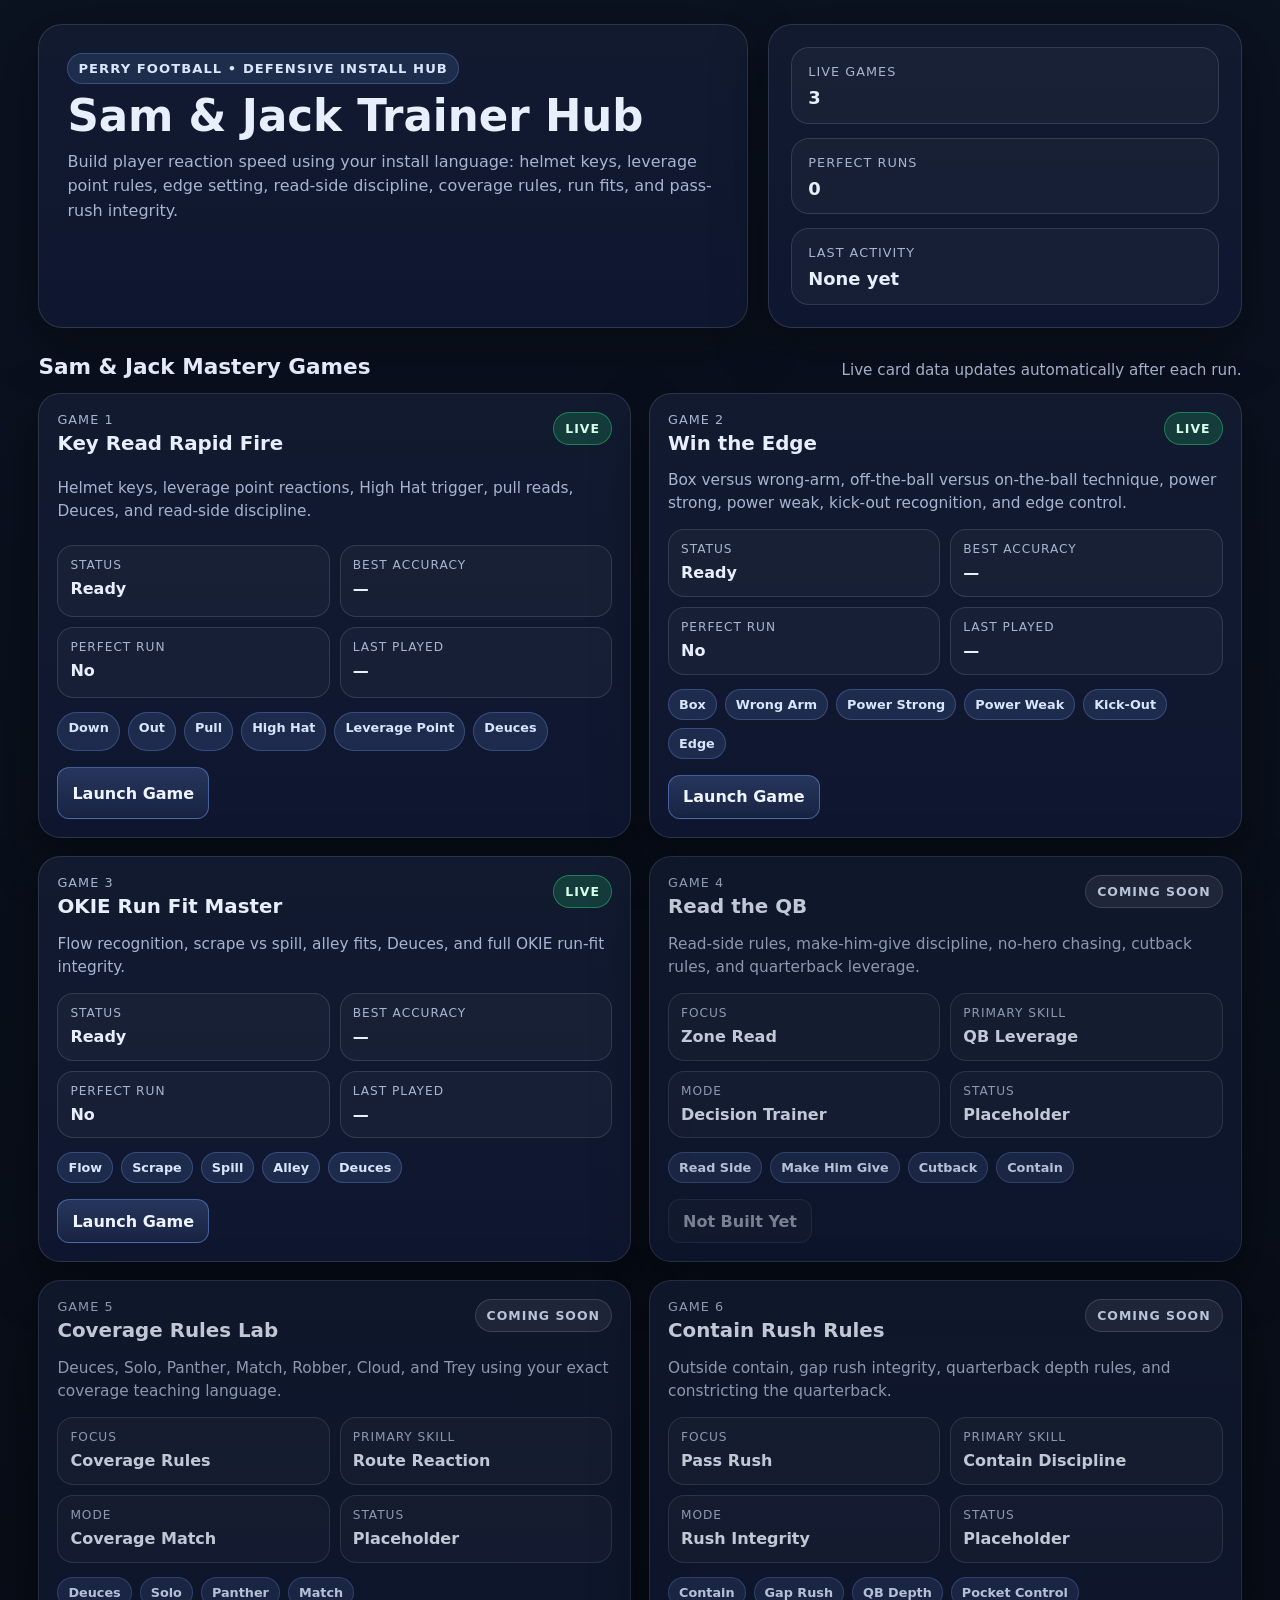
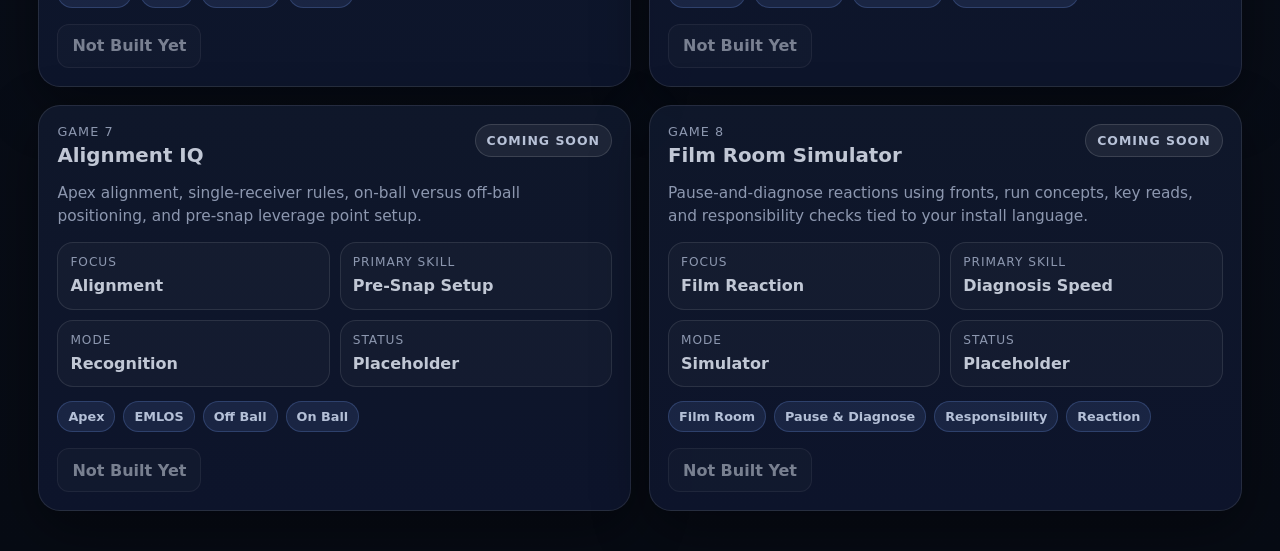
<file: index.html>
<!doctype html>
<html lang="en">
<head>
  <meta charset="utf-8" />
  <meta name="viewport" content="width=device-width,initial-scale=1" />
  <title>Sam & Jack Trainer Hub</title>
  <link rel="stylesheet" href="./styles.css" />
</head>
<body>
  <div class="hub-wrap">
    <header class="hub-hero">
      <div class="hero-copy">
        <div class="hero-kicker">Perry Football • Defensive Install Hub</div>
        <h1>Sam & Jack Trainer Hub</h1>
        <p class="hero-sub">
          Build player reaction speed using your install language: helmet keys, leverage point rules, edge setting, read-side discipline, coverage rules, run fits, and pass-rush integrity.
        </p>
      </div>

      <div class="hero-panel">
        <div class="hero-stat">
          <div class="hero-stat-label">Live Games</div>
          <div class="hero-stat-value" id="builtGames">1</div>
        </div>
        <div class="hero-stat">
          <div class="hero-stat-label">Perfect Runs</div>
          <div class="hero-stat-value" id="perfectRuns">0</div>
        </div>
        <div class="hero-stat">
          <div class="hero-stat-label">Last Activity</div>
          <div class="hero-stat-value" id="lastActivity">None yet</div>
        </div>
      </div>
    </header>

    <section class="section-block">
      <div class="section-title-row">
        <h2>Sam & Jack Mastery Games</h2>
        <div class="section-note">Live card data updates automatically after each run.</div>
      </div>

      <div class="cards-grid" id="gameCards">

        <!-- GAME 1 -->
        <article class="game-card live" data-game-slug="sam-jack-key-read-rapid-fire" data-built="true">
          <div class="card-top">
            <div>
              <div class="card-kicker">Game 1</div>
              <h3>Key Read Rapid Fire</h3>
            </div>
            <span class="badge live-badge">LIVE</span>
          </div>

          <p class="card-desc">
            Helmet keys, leverage point reactions, High Hat trigger, pull reads, Deuces, and read-side discipline.
          </p>

          <div class="mini-grid">
            <div class="mini-stat">
              <div class="mini-label">Status</div>
              <div class="mini-value js-status">Ready</div>
            </div>
            <div class="mini-stat">
              <div class="mini-label">Best Accuracy</div>
              <div class="mini-value js-accuracy">—</div>
            </div>
            <div class="mini-stat">
              <div class="mini-label">Perfect Run</div>
              <div class="mini-value js-perfect">No</div>
            </div>
            <div class="mini-stat">
              <div class="mini-label">Last Played</div>
              <div class="mini-value js-last-played">—</div>
            </div>
          </div>

          <div class="tag-row">
            <span class="tag">Down</span>
            <span class="tag">Out</span>
            <span class="tag">Pull</span>
            <span class="tag">High Hat</span>
            <span class="tag">Leverage Point</span>
            <span class="tag">Deuces</span>
          </div>

          <div class="card-actions">
            <a class="card-btn primary" href="./games/sam-jack-key-read-rapid-fire.html?v=22">Launch Game</a>
          </div>
        </article>

        <!-- GAME 2 -->
        <article class="game-card live" data-game-slug="win-the-edge" data-built="true">
  <div class="card-top">
    <div>
      <div class="card-kicker">Game 2</div>
      <h3>Win the Edge</h3>
    </div>
    <span class="badge live-badge">LIVE</span>
  </div>

  <p class="card-desc">
    Box versus wrong-arm, off-the-ball versus on-the-ball technique, power strong, power weak, kick-out recognition, and edge control.
  </p>

  <div class="mini-grid">
    <div class="mini-stat">
      <div class="mini-label">Status</div>
      <div class="mini-value js-status">Ready</div>
    </div>
    <div class="mini-stat">
      <div class="mini-label">Best Accuracy</div>
      <div class="mini-value js-accuracy">—</div>
    </div>
    <div class="mini-stat">
      <div class="mini-label">Perfect Run</div>
      <div class="mini-value js-perfect">No</div>
    </div>
    <div class="mini-stat">
      <div class="mini-label">Last Played</div>
      <div class="mini-value js-last-played">—</div>
    </div>
  </div>

  <div class="tag-row">
    <span class="tag">Box</span>
    <span class="tag">Wrong Arm</span>
    <span class="tag">Power Strong</span>
    <span class="tag">Power Weak</span>
    <span class="tag">Kick-Out</span>
    <span class="tag">Edge</span>
  </div>

  <div class="card-actions">
    <a class="card-btn primary" href="./games/win-the-edge.html?v=1">Launch Game</a>
  </div>
</article>

        <!-- GAME 3 -->
      <article class="game-card live" data-game-slug="okie-run-fit-master" data-built="true">
  <div class="card-top">
    <div>
      <div class="card-kicker">Game 3</div>
      <h3>OKIE Run Fit Master</h3>
    </div>
    <span class="badge live-badge">LIVE</span>
  </div>

  <p class="card-desc">
    Flow recognition, scrape vs spill, alley fits, Deuces, and full OKIE run-fit integrity.
  </p>

  <div class="mini-grid">
    <div class="mini-stat">
      <div class="mini-label">Status</div>
      <div class="mini-value js-status">Ready</div>
    </div>
    <div class="mini-stat">
      <div class="mini-label">Best Accuracy</div>
      <div class="mini-value js-accuracy">—</div>
    </div>
    <div class="mini-stat">
      <div class="mini-label">Perfect Run</div>
      <div class="mini-value js-perfect">No</div>
    </div>
    <div class="mini-stat">
      <div class="mini-label">Last Played</div>
      <div class="mini-value js-last-played">—</div>
    </div>
  </div>

  <div class="tag-row">
    <span class="tag">Flow</span>
    <span class="tag">Scrape</span>
    <span class="tag">Spill</span>
    <span class="tag">Alley</span>
    <span class="tag">Deuces</span>
  </div>

  <div class="card-actions">
    <a class="card-btn primary" href="./games/okie-run-fit-master.html?v=1">Launch Game</a>
  </div>
</article>

        <!-- GAME 4 -->
        <article class="game-card locked" data-game-slug="read-the-qb" data-built="false">
          <div class="card-top">
            <div>
              <div class="card-kicker">Game 4</div>
              <h3>Read the QB</h3>
            </div>
            <span class="badge locked-badge">COMING SOON</span>
          </div>

          <p class="card-desc">
            Read-side rules, make-him-give discipline, no-hero chasing, cutback rules, and quarterback leverage.
          </p>

          <div class="mini-grid">
            <div class="mini-stat">
              <div class="mini-label">Focus</div>
              <div class="mini-value">Zone Read</div>
            </div>
            <div class="mini-stat">
              <div class="mini-label">Primary Skill</div>
              <div class="mini-value">QB Leverage</div>
            </div>
            <div class="mini-stat">
              <div class="mini-label">Mode</div>
              <div class="mini-value">Decision Trainer</div>
            </div>
            <div class="mini-stat">
              <div class="mini-label">Status</div>
              <div class="mini-value">Placeholder</div>
            </div>
          </div>

          <div class="tag-row">
            <span class="tag">Read Side</span>
            <span class="tag">Make Him Give</span>
            <span class="tag">Cutback</span>
            <span class="tag">Contain</span>
          </div>

          <div class="card-actions">
            <button class="card-btn ghost" type="button" disabled>Not Built Yet</button>
          </div>
        </article>

        <!-- GAME 5 -->
        <article class="game-card locked" data-game-slug="coverage-rules-lab" data-built="false">
          <div class="card-top">
            <div>
              <div class="card-kicker">Game 5</div>
              <h3>Coverage Rules Lab</h3>
            </div>
            <span class="badge locked-badge">COMING SOON</span>
          </div>

          <p class="card-desc">
            Deuces, Solo, Panther, Match, Robber, Cloud, and Trey using your exact coverage teaching language.
          </p>

          <div class="mini-grid">
            <div class="mini-stat">
              <div class="mini-label">Focus</div>
              <div class="mini-value">Coverage Rules</div>
            </div>
            <div class="mini-stat">
              <div class="mini-label">Primary Skill</div>
              <div class="mini-value">Route Reaction</div>
            </div>
            <div class="mini-stat">
              <div class="mini-label">Mode</div>
              <div class="mini-value">Coverage Match</div>
            </div>
            <div class="mini-stat">
              <div class="mini-label">Status</div>
              <div class="mini-value">Placeholder</div>
            </div>
          </div>

          <div class="tag-row">
            <span class="tag">Deuces</span>
            <span class="tag">Solo</span>
            <span class="tag">Panther</span>
            <span class="tag">Match</span>
          </div>

          <div class="card-actions">
            <button class="card-btn ghost" type="button" disabled>Not Built Yet</button>
          </div>
        </article>

        <!-- GAME 6 -->
        <article class="game-card locked" data-game-slug="contain-rush-rules" data-built="false">
          <div class="card-top">
            <div>
              <div class="card-kicker">Game 6</div>
              <h3>Contain Rush Rules</h3>
            </div>
            <span class="badge locked-badge">COMING SOON</span>
          </div>

          <p class="card-desc">
            Outside contain, gap rush integrity, quarterback depth rules, and constricting the quarterback.
          </p>

          <div class="mini-grid">
            <div class="mini-stat">
              <div class="mini-label">Focus</div>
              <div class="mini-value">Pass Rush</div>
            </div>
            <div class="mini-stat">
              <div class="mini-label">Primary Skill</div>
              <div class="mini-value">Contain Discipline</div>
            </div>
            <div class="mini-stat">
              <div class="mini-label">Mode</div>
              <div class="mini-value">Rush Integrity</div>
            </div>
            <div class="mini-stat">
              <div class="mini-label">Status</div>
              <div class="mini-value">Placeholder</div>
            </div>
          </div>

          <div class="tag-row">
            <span class="tag">Contain</span>
            <span class="tag">Gap Rush</span>
            <span class="tag">QB Depth</span>
            <span class="tag">Pocket Control</span>
          </div>

          <div class="card-actions">
            <button class="card-btn ghost" type="button" disabled>Not Built Yet</button>
          </div>
        </article>

        <!-- GAME 7 -->
        <article class="game-card locked" data-game-slug="alignment-iq" data-built="false">
          <div class="card-top">
            <div>
              <div class="card-kicker">Game 7</div>
              <h3>Alignment IQ</h3>
            </div>
            <span class="badge locked-badge">COMING SOON</span>
          </div>

          <p class="card-desc">
            Apex alignment, single-receiver rules, on-ball versus off-ball positioning, and pre-snap leverage point setup.
          </p>

          <div class="mini-grid">
            <div class="mini-stat">
              <div class="mini-label">Focus</div>
              <div class="mini-value">Alignment</div>
            </div>
            <div class="mini-stat">
              <div class="mini-label">Primary Skill</div>
              <div class="mini-value">Pre-Snap Setup</div>
            </div>
            <div class="mini-stat">
              <div class="mini-label">Mode</div>
              <div class="mini-value">Recognition</div>
            </div>
            <div class="mini-stat">
              <div class="mini-label">Status</div>
              <div class="mini-value">Placeholder</div>
            </div>
          </div>

          <div class="tag-row">
            <span class="tag">Apex</span>
            <span class="tag">EMLOS</span>
            <span class="tag">Off Ball</span>
            <span class="tag">On Ball</span>
          </div>

          <div class="card-actions">
            <button class="card-btn ghost" type="button" disabled>Not Built Yet</button>
          </div>
        </article>

        <!-- GAME 8 -->
        <article class="game-card locked" data-game-slug="film-room-simulator" data-built="false">
          <div class="card-top">
            <div>
              <div class="card-kicker">Game 8</div>
              <h3>Film Room Simulator</h3>
            </div>
            <span class="badge locked-badge">COMING SOON</span>
          </div>

          <p class="card-desc">
            Pause-and-diagnose reactions using fronts, run concepts, key reads, and responsibility checks tied to your install language.
          </p>

          <div class="mini-grid">
            <div class="mini-stat">
              <div class="mini-label">Focus</div>
              <div class="mini-value">Film Reaction</div>
            </div>
            <div class="mini-stat">
              <div class="mini-label">Primary Skill</div>
              <div class="mini-value">Diagnosis Speed</div>
            </div>
            <div class="mini-stat">
              <div class="mini-label">Mode</div>
              <div class="mini-value">Simulator</div>
            </div>
            <div class="mini-stat">
              <div class="mini-label">Status</div>
              <div class="mini-value">Placeholder</div>
            </div>
          </div>

          <div class="tag-row">
            <span class="tag">Film Room</span>
            <span class="tag">Pause & Diagnose</span>
            <span class="tag">Responsibility</span>
            <span class="tag">Reaction</span>
          </div>

          <div class="card-actions">
            <button class="card-btn ghost" type="button" disabled>Not Built Yet</button>
          </div>
        </article>

      </div>
    </section>
  </div>

  <script>
    const HUB_STORAGE_PREFIX = "sj_hub_game_";

    function formatDateTimeShort(dateString){
      if(!dateString) return "—";
      const d = new Date(dateString);
      if(isNaN(d.getTime())) return "—";
      return d.toLocaleString([], {
        month: "numeric",
        day: "numeric",
        hour: "numeric",
        minute: "2-digit"
      });
    }

    function loadGameData(slug){
      try{
        const raw = localStorage.getItem(HUB_STORAGE_PREFIX + slug);
        return raw ? JSON.parse(raw) : null;
      }catch(e){
        return null;
      }
    }

    function refreshHubCards(){
      const builtCards = document.querySelectorAll(".game-card[data-built='true']");
      const builtCountEl = document.getElementById("builtGames");
      const perfectRunsEl = document.getElementById("perfectRuns");
      const lastActivityEl = document.getElementById("lastActivity");

      let perfectRuns = 0;
      let builtGames = 0;
      let mostRecent = null;

      builtCards.forEach(card => {
        builtGames++;
        const slug = card.dataset.gameSlug;
        const data = loadGameData(slug);

        const statusEl = card.querySelector(".js-status");
        const accuracyEl = card.querySelector(".js-accuracy");
        const perfectEl = card.querySelector(".js-perfect");
        const lastPlayedEl = card.querySelector(".js-last-played");

        if(!data){
          statusEl.textContent = "Ready";
          accuracyEl.textContent = "—";
          perfectEl.textContent = "No";
          lastPlayedEl.textContent = "—";
          return;
        }

        statusEl.textContent = data.status || "Played";
        accuracyEl.textContent = typeof data.bestAccuracy === "number" ? `${data.bestAccuracy}%` : "—";
        perfectEl.textContent = data.perfectRun ? "Yes" : "No";
        lastPlayedEl.textContent = formatDateTimeShort(data.lastPlayed);

        card.classList.remove("mastered", "in-progress");

        if(data.perfectRun){
          card.classList.add("mastered");
          perfectRuns++;
        } else if(data.status && data.status !== "Ready"){
          card.classList.add("in-progress");
        }

        if(data.lastPlayed){
          const playedDate = new Date(data.lastPlayed);
          if(!isNaN(playedDate.getTime())){
            if(!mostRecent || playedDate > mostRecent){
              mostRecent = playedDate;
            }
          }
        }
      });

      builtCountEl.textContent = builtGames;
      perfectRunsEl.textContent = perfectRuns;
      lastActivityEl.textContent = mostRecent
        ? mostRecent.toLocaleString([], { month:"numeric", day:"numeric", hour:"numeric", minute:"2-digit" })
        : "None yet";
    }

    refreshHubCards();
    window.addEventListener("storage", refreshHubCards);
  </script>
</body>
</html>
</file>
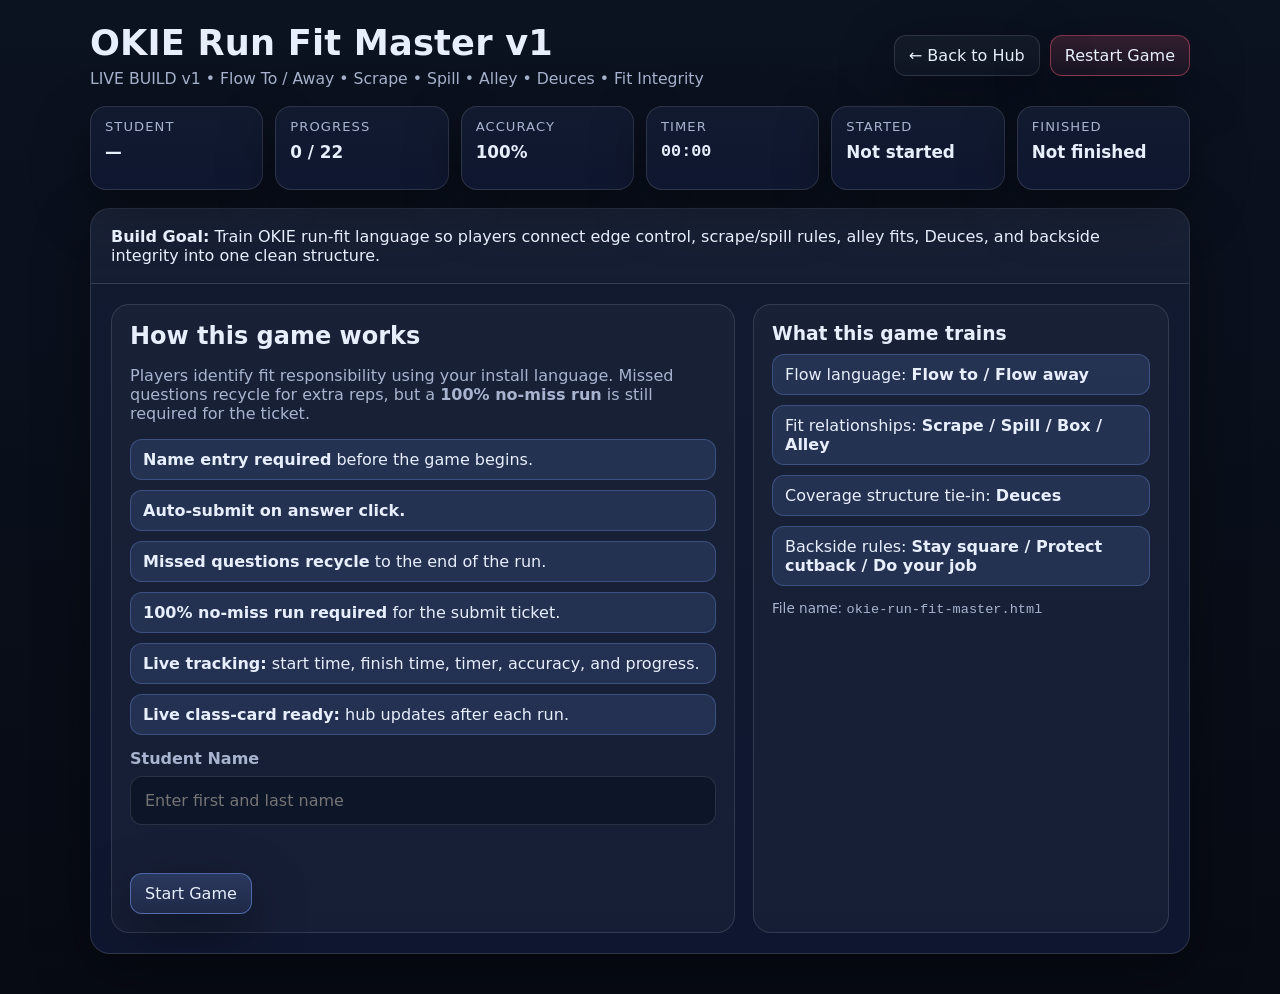
<file: games/okie-run-fit-master.html>
<!doctype html>
<html lang="en">
<head>
  <meta charset="utf-8" />
  <meta name="viewport" content="width=device-width,initial-scale=1" />
  <title>OKIE Run Fit Master</title>
  <link rel="stylesheet" href="../styles.css" />

  <style>
    :root{
      --bg:#0b1220;
      --panel:#111a2f;
      --panel2:#0f1730;
      --text:#e7eefc;
      --muted:#a8b4cf;
      --line:rgba(255,255,255,.12);
      --good:#2bd576;
      --bad:#ff5c7a;
      --warn:#ffd166;
      --accent:#7aa2ff;
      --chip:rgba(122,162,255,.14);
      --chipLine:rgba(122,162,255,.28);
      --shadow:0 18px 55px rgba(0,0,0,.40);
      --mono: ui-monospace, SFMono-Regular, Menlo, Monaco, Consolas, "Liberation Mono", "Courier New", monospace;
    }

    *{box-sizing:border-box}
    html,body{margin:0;padding:0;background:linear-gradient(180deg,#0b1220,#070b14);color:var(--text);font-family:system-ui,-apple-system,Segoe UI,Roboto,Arial,sans-serif}
    button,input{font:inherit}

    .wrap{width:min(1100px,92vw);margin:24px auto 40px}
    .topbar{display:flex;align-items:center;justify-content:space-between;gap:14px;margin-bottom:18px;flex-wrap:wrap}
    .titleblock h1{margin:0;font-size:clamp(1.4rem,2.8vw,2.2rem);line-height:1.1;letter-spacing:.2px}
    .titleblock .sub{margin-top:6px;color:var(--muted);font-size:.98rem}
    .actions{display:flex;gap:10px;flex-wrap:wrap}

    .btn{
      border:1px solid var(--line);
      background:linear-gradient(180deg,rgba(255,255,255,.04),rgba(255,255,255,.02));
      color:var(--text);
      padding:10px 14px;
      border-radius:12px;
      cursor:pointer;
      box-shadow:var(--shadow);
      transition:transform .08s ease,opacity .2s ease,border-color .2s ease;
    }
    .btn:hover{transform:translateY(-1px)}
    .btn:disabled{opacity:.45;cursor:not-allowed;transform:none}
    .btn.primary{border-color:rgba(122,162,255,.5);background:linear-gradient(180deg,rgba(122,162,255,.20),rgba(122,162,255,.09))}
    .btn.good{border-color:rgba(43,213,118,.45);background:linear-gradient(180deg,rgba(43,213,118,.16),rgba(43,213,118,.06))}
    .btn.bad{border-color:rgba(255,92,122,.45);background:linear-gradient(180deg,rgba(255,92,122,.16),rgba(255,92,122,.06))}

    .hud{
      display:grid;
      grid-template-columns:repeat(6,minmax(120px,1fr));
      gap:12px;
      margin-bottom:18px;
    }

    .hudcard{
      background:linear-gradient(180deg,var(--panel),var(--panel2));
      border:1px solid var(--line);
      border-radius:16px;
      padding:12px 14px;
      box-shadow:var(--shadow);
      min-height:84px;
    }

    .hudlabel{
      color:var(--muted);
      font-size:.82rem;
      text-transform:uppercase;
      letter-spacing:.08em;
      margin-bottom:8px;
    }

    .hudvalue{
      font-weight:800;
      font-size:1.05rem;
      line-height:1.2;
      word-break:break-word;
    }

    .panel{
      background:linear-gradient(180deg,var(--panel),var(--panel2));
      border:1px solid var(--line);
      border-radius:20px;
      box-shadow:var(--shadow);
      overflow:hidden;
    }

    .panelhead{
      padding:18px 20px;
      border-bottom:1px solid var(--line);
      background:linear-gradient(180deg,rgba(255,255,255,.04),rgba(255,255,255,.01));
    }

    .panelbody{padding:20px}
    .screen{display:none}
    .screen.active{display:block}

    .startgrid{
      display:grid;
      grid-template-columns:1.2fr .8fr;
      gap:18px;
    }

    .card{
      background:rgba(255,255,255,.03);
      border:1px solid var(--line);
      border-radius:18px;
      padding:18px;
    }

    .card h2,.card h3{margin:0 0 10px 0;line-height:1.15}
    .muted{color:var(--muted)}
    .tiny{font-size:.85rem}
    .mono{font-family:var(--mono)}

    .rules{
      display:grid;
      gap:10px;
      margin-top:10px;
    }

    .rule{
      padding:10px 12px;
      border:1px solid var(--chipLine);
      background:var(--chip);
      border-radius:12px;
    }

    .field{
      display:grid;
      gap:8px;
      margin-top:14px;
    }

    .field label{
      font-weight:700;
      color:var(--muted);
    }

    .field input{
      width:100%;
      padding:14px 14px;
      border-radius:12px;
      border:1px solid var(--line);
      background:#0d1529;
      color:var(--text);
      outline:none;
    }
    .field input:focus{border-color:var(--accent)}

    .statusline{
      margin-top:12px;
      min-height:22px;
      color:var(--warn);
      font-weight:700;
    }

    .qmeta{
      display:flex;
      flex-wrap:wrap;
      gap:10px;
      margin-bottom:16px;
    }

    .chip{
      padding:8px 10px;
      border-radius:999px;
      border:1px solid var(--chipLine);
      background:var(--chip);
      color:#d9e6ff;
      font-size:.88rem;
      font-weight:700;
    }

    .prompt{
      font-size:1.2rem;
      font-weight:800;
      line-height:1.35;
      margin:0 0 14px 0;
    }

    .scenario{
      border:1px solid var(--line);
      background:rgba(255,255,255,.03);
      border-radius:16px;
      padding:16px;
      margin-bottom:16px;
    }

    .scenario p{
      margin:0 0 10px 0;
      line-height:1.5;
    }

    .answers{
      display:grid;
      gap:12px;
      margin-top:14px;
    }

    .choice{
      text-align:left;
      width:100%;
      padding:14px 15px;
      border-radius:14px;
      border:1px solid var(--line);
      background:rgba(255,255,255,.03);
      color:var(--text);
      cursor:pointer;
      transition:transform .08s ease,border-color .15s ease,background .15s ease;
      line-height:1.35;
      font-weight:700;
    }
    .choice:hover{transform:translateY(-1px);border-color:rgba(122,162,255,.45)}
    .choice.correct{border-color:rgba(43,213,118,.55);background:rgba(43,213,118,.12)}
    .choice.wrong{border-color:rgba(255,92,122,.55);background:rgba(255,92,122,.12)}
    .choice.locked{cursor:default}

    .feedback{
      margin-top:16px;
      min-height:78px;
      border-radius:14px;
      padding:14px 15px;
      border:1px solid var(--line);
      background:rgba(255,255,255,.03);
    }
    .feedback.good{border-color:rgba(43,213,118,.4);background:rgba(43,213,118,.10)}
    .feedback.bad{border-color:rgba(255,92,122,.4);background:rgba(255,92,122,.10)}
    .feedback .headline{font-weight:900;margin-bottom:8px}

    .ticket{display:grid;gap:14px}
    .ticketbox{
      border:1px solid rgba(43,213,118,.35);
      background:linear-gradient(180deg,rgba(43,213,118,.12),rgba(43,213,118,.05));
      border-radius:18px;
      padding:18px;
    }
    .ticketfail{
      border:1px solid rgba(255,92,122,.35);
      background:linear-gradient(180deg,rgba(255,92,122,.12),rgba(255,92,122,.05));
      border-radius:18px;
      padding:18px;
    }

    .ticketgrid{
      display:grid;
      grid-template-columns:repeat(2,minmax(220px,1fr));
      gap:12px;
      margin-top:12px;
    }

    .ticketitem{
      border:1px solid var(--line);
      border-radius:14px;
      padding:12px;
      background:rgba(255,255,255,.04);
    }

    .ticketitem .label{
      color:var(--muted);
      font-size:.82rem;
      text-transform:uppercase;
      letter-spacing:.08em;
      margin-bottom:6px;
    }

    .ticketitem .value{
      font-weight:800;
      line-height:1.35;
      word-break:break-word;
    }

    .footerbtns{
      display:flex;
      gap:10px;
      flex-wrap:wrap;
      margin-top:14px;
    }

    .passbadge,.failbadge{
      display:inline-block;
      padding:8px 12px;
      border-radius:999px;
      font-weight:900;
      letter-spacing:.04em;
      text-transform:uppercase;
      margin-bottom:12px;
    }

    .passbadge{
      background:rgba(43,213,118,.18);
      border:1px solid rgba(43,213,118,.45);
      color:#c8ffe0;
    }

    .failbadge{
      background:rgba(255,92,122,.18);
      border:1px solid rgba(255,92,122,.45);
      color:#ffd4dc;
    }

    @media (max-width:900px){
      .startgrid{grid-template-columns:1fr}
    }

    @media (max-width:860px){
      .hud{grid-template-columns:repeat(2,minmax(120px,1fr))}
      .ticketgrid{grid-template-columns:1fr}
    }
  </style>
</head>
<body>
  <div class="wrap">
    <div class="topbar">
      <div class="titleblock">
        <h1>OKIE Run Fit Master v1</h1>
        <div class="sub">LIVE BUILD v1 • Flow To / Away • Scrape • Spill • Alley • Deuces • Fit Integrity</div>
      </div>
      <div class="actions">
        <button class="btn" id="backBtn" type="button">← Back to Hub</button>
        <button class="btn bad" id="restartTopBtn" type="button">Restart Game</button>
      </div>
    </div>

    <div class="hud">
      <div class="hudcard">
        <div class="hudlabel">Student</div>
        <div class="hudvalue" id="hudStudent">—</div>
      </div>
      <div class="hudcard">
        <div class="hudlabel">Progress</div>
        <div class="hudvalue" id="hudProgress">0 / 22</div>
      </div>
      <div class="hudcard">
        <div class="hudlabel">Accuracy</div>
        <div class="hudvalue" id="hudAccuracy">100%</div>
      </div>
      <div class="hudcard">
        <div class="hudlabel">Timer</div>
        <div class="hudvalue mono" id="hudTimer">00:00</div>
      </div>
      <div class="hudcard">
        <div class="hudlabel">Started</div>
        <div class="hudvalue" id="hudStarted">Not started</div>
      </div>
      <div class="hudcard">
        <div class="hudlabel">Finished</div>
        <div class="hudvalue" id="hudFinished">Not finished</div>
      </div>
    </div>

    <div class="panel">
      <div class="panelhead">
        <strong>Build Goal:</strong> Train OKIE run-fit language so players connect edge control, scrape/spill rules, alley fits, Deuces, and backside integrity into one clean structure.
      </div>
      <div class="panelbody">
        <section class="screen active" id="startScreen">
          <div class="startgrid">
            <div class="card">
              <h2>How this game works</h2>
              <p class="muted">Players identify fit responsibility using your install language. Missed questions recycle for extra reps, but a <strong>100% no-miss run</strong> is still required for the ticket.</p>

              <div class="rules">
                <div class="rule"><strong>Name entry required</strong> before the game begins.</div>
                <div class="rule"><strong>Auto-submit on answer click.</strong></div>
                <div class="rule"><strong>Missed questions recycle</strong> to the end of the run.</div>
                <div class="rule"><strong>100% no-miss run required</strong> for the submit ticket.</div>
                <div class="rule"><strong>Live tracking:</strong> start time, finish time, timer, accuracy, and progress.</div>
                <div class="rule"><strong>Live class-card ready:</strong> hub updates after each run.</div>
              </div>

              <div class="field">
                <label for="studentName">Student Name</label>
                <input id="studentName" type="text" maxlength="40" placeholder="Enter first and last name" autocomplete="name" />
              </div>

              <div class="statusline" id="startMsg"></div>

              <div class="footerbtns">
                <button class="btn primary" id="startBtn" type="button">Start Game</button>
              </div>
            </div>

            <div class="card">
              <h3>What this game trains</h3>
              <div class="rules">
                <div class="rule">Flow language: <strong>Flow to / Flow away</strong></div>
                <div class="rule">Fit relationships: <strong>Scrape / Spill / Box / Alley</strong></div>
                <div class="rule">Coverage structure tie-in: <strong>Deuces</strong></div>
                <div class="rule">Backside rules: <strong>Stay square / Protect cutback / Do your job</strong></div>
              </div>
              <p class="tiny muted" style="margin-top:14px;">
                File name:
                <span class="mono">okie-run-fit-master.html</span>
              </p>
            </div>
          </div>
        </section>

        <section class="screen" id="gameScreen">
          <div class="qmeta">
            <div class="chip" id="questionTypeChip">Question Type</div>
            <div class="chip" id="questionCategoryChip">Category</div>
            <div class="chip" id="noMissChip">No-Miss Run Alive</div>
          </div>

          <div class="scenario">
            <p class="prompt" id="promptText">Prompt goes here</p>
            <p id="scenarioText"></p>
          </div>

          <div class="answers" id="answersWrap"></div>

          <div class="feedback" id="feedbackBox">
            <div class="headline">Ready</div>
            <div>Select the best answer.</div>
          </div>
        </section>

        <section class="screen" id="endScreen">
          <div class="ticket" id="ticketWrap"></div>
        </section>
      </div>
    </div>
  </div>

  <script>
    const GAME_TITLE = "OKIE Run Fit Master";
    const TOTAL_QUESTIONS = 22;
    const HUB_PATH = "../index.html";
    const HUB_GAME_SLUG = "okie-run-fit-master";
    const HUB_STORAGE_PREFIX = "sj_hub_game_";

    function saveHubProgress(payload){
      try{
        const key = HUB_STORAGE_PREFIX + HUB_GAME_SLUG;
        const existing = JSON.parse(localStorage.getItem(key) || "{}");
        const merged = {
          gameTitle: GAME_TITLE,
          status: payload.status ?? existing.status ?? "Ready",
          bestAccuracy: Math.max(
            typeof existing.bestAccuracy === "number" ? existing.bestAccuracy : 0,
            typeof payload.bestAccuracy === "number" ? payload.bestAccuracy : 0
          ),
          perfectRun: Boolean(existing.perfectRun || payload.perfectRun),
          lastPlayed: payload.lastPlayed || new Date().toISOString(),
          startedAt: payload.startedAt || existing.startedAt || null,
          finishedAt: payload.finishedAt || existing.finishedAt || null,
          studentName: payload.studentName || existing.studentName || ""
        };
        localStorage.setItem(key, JSON.stringify(merged));
      }catch(e){
        console.warn("Hub progress save failed.", e);
      }
    }

    const questionBank = [
      {type:"Reaction",category:"Flow To",prompt:"Flow to you off the ball, what is your fit?",scenario:"Run is coming toward your side from depth and you are the edge player off the ball.",choices:["Box and force inside","Wrong arm and spill","Run the alley now","Chase the puller"],correct:"Box and force inside",explain:"Off the ball with flow to you, your fit is box. Set the edge and force the ball back inside."},
      {type:"Reaction",category:"Flow To",prompt:"Flow to you on the LOS, what is your fit?",scenario:"You are on the ball and the kick-out is entering your gap.",choices:["Wrong arm and close gap","Box and widen edge","Sit and read the ball","Run around and chase"],correct:"Wrong arm and close gap",explain:"On the LOS with flow to you, your spill rule is wrong arm and close the vacated gap."},
      {type:"Reaction",category:"Flow Away",prompt:"Flow away, what is your job?",scenario:"Ball is moving away from your alignment and you are now backside support.",choices:["Slow shuffle and stay square","Sprint over top fast","Turn and run now","Collapse inside hard"],correct:"Slow shuffle and stay square",explain:"Flow away means stay square, slow shuffle, and protect cutback before committing."},
      {type:"Concept",category:"Flow Away",prompt:"Why slow shuffle on flow away?",scenario:"You are the backside player and the offense wants you to lose leverage.",choices:["Maintain leverage and cutback","Get to ball faster","Avoid all contact","Beat the puller early"],correct:"Maintain leverage and cutback",explain:"The slow shuffle keeps you square and responsible for cutback or reverse."},
      {type:"Reaction",category:"Scrape",prompt:"What is the scrape LB job versus power?",scenario:"The edge player has kept the ball tight and inside.",choices:["Fit inside-out off edge","Run outside the edge","Take first gap seen","Chase the quarterback"],correct:"Fit inside-out off edge",explain:"Scrape fits inside-out off the edge player's control of the ball."},
      {type:"Concept",category:"Edge",prompt:"What happens if the edge widens?",scenario:"The edge player gives ground and the runner gets more space.",choices:["Scrape window gets bigger","Scrape gets easier","Ball cuts inside sooner","Nothing changes"],correct:"Scrape window gets bigger",explain:"A wider edge creates a larger scrape window and makes the fit harder for the linebacker."},
      {type:"Recognition",category:"Deuces",prompt:"Deuces call most directly ties to what structure?",scenario:"You are teaching players what Deuces means in the support picture.",choices:["Two-over-two support side","Always man coverage","Always zone drop","Automatic blitz check"],correct:"Two-over-two support side",explain:"Deuces ties into the two-receiver support structure and the fit/cap picture around it."},
      {type:"Reaction",category:"Alley",prompt:"What is the alley player's job?",scenario:"The ball breaks outside the box and support must fit cleanly.",choices:["Fit inside-out on runner","Force ball even wider","Wait for safety help","Attack the quarterback"],correct:"Fit inside-out on runner",explain:"The alley player fits inside-out and keeps leverage on the runner."},
      {type:"Concept",category:"Leverage",prompt:"Inside-out leverage means what?",scenario:"You are pursuing the ball with help outside of you.",choices:["Stay inside hip of runner","Attack outside shoulder","Go head across always","Run behind the play"],correct:"Stay inside hip of runner",explain:"Inside-out leverage means staying on the inside hip and not losing outside help structure."},
      {type:"Mistake ID",category:"Backside",prompt:"What is the biggest backside mistake?",scenario:"Flow is away and a player decides to run over the top too fast.",choices:["Overpursuing and losing cutback","Not moving at all","Reading too fast","Wrong arming late"],correct:"Overpursuing and losing cutback",explain:"The major backside mistake is overpursuit that gives up cutback or reverse."},
      {type:"Concept",category:"Scrape vs Spill",prompt:"What is the relationship between scrape and spill?",scenario:"The edge player wrong-arms the kick-out and closes the gap.",choices:["LB scrapes over top","LB fills same gap","LB drops in coverage","LB blitzes outside"],correct:"LB scrapes over top",explain:"Spill by the edge player creates the scrape path for the linebacker over the top."},
      {type:"Reaction",category:"Sam",prompt:"Flow to Sam off the ball, what is Sam?",scenario:"Sam sees run directly to his side from depth.",choices:["Box","Wrong arm","Run alley now","Collapse inside"],correct:"Box",explain:"Sam off the ball with flow to him is box."},
      {type:"Reaction",category:"Jack",prompt:"Flow to Jack off the ball, what is Jack?",scenario:"Jack is the edge support player with run coming to him from depth.",choices:["Box and hold edge","Wrong arm inside","Run inside gap","Chase puller"],correct:"Box and hold edge",explain:"Jack off the ball still boxes and protects the edge."},
      {type:"Concept",category:"Fit Integrity",prompt:"What destroys fit integrity fastest?",scenario:"Players stop trusting the structure and freelance.",choices:["Gap chasing","Reading keys","Staying square","Slow shuffle"],correct:"Gap chasing",explain:"Gap chasing breaks the structure and leaves another fit empty."},
      {type:"Reaction",category:"Zone Read",prompt:"If QB keeps on read away, what must the backside player do?",scenario:"The give is gone and the quarterback now threatens opposite leverage.",choices:["Maintain leverage on QB","Chase the running back","Collapse inside now","Freeze at the mesh"],correct:"Maintain leverage on QB",explain:"The backside player must stay responsible for the quarterback and not lose leverage."},
      {type:"Concept",category:"Zone Read",prompt:"Why should you not chase the give?",scenario:"A player wants to abandon read-side responsibility to tackle the back.",choices:["Lose QB responsibility","Too slow for the back","Edge gets wider","Creates the alley"],correct:"Lose QB responsibility",explain:"Chasing the give means abandoning the quarterback and your actual assignment."},
      {type:"Concept",category:"Power Strong",prompt:"What is the main goal versus Power Strong?",scenario:"The play is going to strength and the edge is being tested.",choices:["Win edge and control fit","Spill everything always","Run through gaps fast","Chase quarterback"],correct:"Win edge and control fit",explain:"The main goal is to win the edge and preserve fit structure inside of it."},
      {type:"Concept",category:"Power Weak",prompt:"What is the main goal versus Power Weak?",scenario:"The play is going away from the strength side and backside integrity matters.",choices:["Maintain backside integrity","Run to the ball fast","Attack frontside gap","Auto blitz weak"],correct:"Maintain backside integrity",explain:"Power Weak still demands discipline on the backside so the fit stays complete."},
      {type:"Decision",category:"Coaching Point",prompt:"What is fit first priority after the snap?",scenario:"Players are tempted to go make a play outside the call.",choices:["Assignment over playmaking","Make tackle first","Beat blocker fast","Attack QB now"],correct:"Assignment over playmaking",explain:"The first priority is assignment integrity. Big plays come from doing your job correctly."},
      {type:"Concept",category:"Gap Integrity",prompt:"What happens if two players fill the same gap?",scenario:"Poor communication causes two defenders to fit one window.",choices:["Gap is lost elsewhere","Play is stopped","Edge gets stronger","Ball reverses"],correct:"Gap is lost elsewhere",explain:"Two in one gap means another gap is now empty."},
      {type:"Concept",category:"Scrape Window",prompt:"The scrape window depends most on what?",scenario:"The edge player's technique is either tight or loose.",choices:["Tight edge control","LB speed only","Safety depth only","DL penetration only"],correct:"Tight edge control",explain:"A tight edge creates a clean, manageable scrape window."},
      {type:"Decision",category:"Summary",prompt:"What best summarizes OKIE run-fit discipline?",scenario:"You are explaining the system to players who keep freelancing.",choices:["Do your job and trust fits","Make plays aggressively","Attack first movement","Always chase ball"],correct:"Do your job and trust fits",explain:"That is the cleanest coaching summary of OKIE fit football."}
    ];

    const startScreen = document.getElementById("startScreen");
    const gameScreen = document.getElementById("gameScreen");
    const endScreen = document.getElementById("endScreen");
    const studentNameInput = document.getElementById("studentName");
    const startBtn = document.getElementById("startBtn");
    const startMsg = document.getElementById("startMsg");
    const hudStudent = document.getElementById("hudStudent");
    const hudProgress = document.getElementById("hudProgress");
    const hudAccuracy = document.getElementById("hudAccuracy");
    const hudTimer = document.getElementById("hudTimer");
    const hudStarted = document.getElementById("hudStarted");
    const hudFinished = document.getElementById("hudFinished");
    const questionTypeChip = document.getElementById("questionTypeChip");
    const questionCategoryChip = document.getElementById("questionCategoryChip");
    const noMissChip = document.getElementById("noMissChip");
    const promptText = document.getElementById("promptText");
    const scenarioText = document.getElementById("scenarioText");
    const answersWrap = document.getElementById("answersWrap");
    const feedbackBox = document.getElementById("feedbackBox");
    const ticketWrap = document.getElementById("ticketWrap");
    const backBtn = document.getElementById("backBtn");
    const restartTopBtn = document.getElementById("restartTopBtn");

    let gameQuestions = [];
    let currentIndex = 0;
    let correctCount = 0;
    let wrongCount = 0;
    let startedAt = null;
    let finishedAt = null;
    let timerInterval = null;
    let locked = false;
    let studentName = "";
    let missedQueue = [];

    function shuffleArray(arr){
      const copy = [...arr];
      for(let i = copy.length - 1; i > 0; i--){
        const j = Math.floor(Math.random() * (i + 1));
        [copy[i], copy[j]] = [copy[j], copy[i]];
      }
      return copy;
    }

    function formatDateTime(date){
      return new Date(date).toLocaleString([],{
        year:"numeric",
        month:"numeric",
        day:"numeric",
        hour:"numeric",
        minute:"2-digit",
        second:"2-digit"
      });
    }

    function formatClock(totalSeconds){
      const mins = Math.floor(totalSeconds / 60);
      const secs = totalSeconds % 60;
      return String(mins).padStart(2,"0") + ":" + String(secs).padStart(2,"0");
    }

    function getElapsedSeconds(){
      if(!startedAt) return 0;
      const end = finishedAt ? new Date(finishedAt).getTime() : Date.now();
      return Math.max(0, Math.floor((end - new Date(startedAt).getTime()) / 1000));
    }

    function updateHud(){
      hudStudent.textContent = studentName || "—";
      hudProgress.textContent = `${Math.min(correctCount + wrongCount, TOTAL_QUESTIONS)} / ${TOTAL_QUESTIONS}`;
      const answered = correctCount + wrongCount;
      const acc = answered === 0 ? 100 : Math.round((correctCount / answered) * 100);
      hudAccuracy.textContent = `${acc}%`;
      hudTimer.textContent = formatClock(getElapsedSeconds());
      hudStarted.textContent = startedAt ? formatDateTime(startedAt) : "Not started";
      hudFinished.textContent = finishedAt ? formatDateTime(finishedAt) : "Not finished";
      noMissChip.textContent = wrongCount === 0 ? "No-Miss Run Alive" : "No-Miss Run Broken";
      noMissChip.style.borderColor = wrongCount === 0 ? "rgba(43,213,118,.45)" : "rgba(255,92,122,.45)";
      noMissChip.style.background = wrongCount === 0 ? "rgba(43,213,118,.16)" : "rgba(255,92,122,.16)";
      noMissChip.style.color = wrongCount === 0 ? "#d8ffea" : "#ffd4dc";
    }

    function startTimer(){
      clearInterval(timerInterval);
      timerInterval = setInterval(updateHud, 250);
    }

    function stopTimer(){
      clearInterval(timerInterval);
      timerInterval = null;
      updateHud();
    }

    function showScreen(screenEl){
      [startScreen, gameScreen, endScreen].forEach(s => s.classList.remove("active"));
      screenEl.classList.add("active");
    }

    function buildQuestions(){
      const selected = shuffleArray(questionBank).slice(0, TOTAL_QUESTIONS);
      gameQuestions = selected.map(q => ({
        ...q,
        shuffledChoices: shuffleArray(q.choices)
      }));
    }

    function resetState(fullResetName=false){
      currentIndex = 0;
      correctCount = 0;
      wrongCount = 0;
      startedAt = null;
      finishedAt = null;
      locked = false;
      missedQueue = [];
      stopTimer();
      if(fullResetName){
        studentName = "";
        studentNameInput.value = "";
      }
      feedbackBox.className = "feedback";
      feedbackBox.innerHTML = `<div class="headline">Ready</div><div>Select the best answer.</div>`;
      ticketWrap.innerHTML = "";
      buildQuestions();
      updateHud();
      showScreen(startScreen);
      startMsg.textContent = "";
    }

    function startGame(){
      const entered = studentNameInput.value.trim();
      if(!entered){
        startMsg.textContent = "Please enter student name before starting.";
        studentNameInput.focus();
        return;
      }

      studentName = entered;
      currentIndex = 0;
      correctCount = 0;
      wrongCount = 0;
      startedAt = new Date().toISOString();
      finishedAt = null;
      locked = false;
      missedQueue = [];

      buildQuestions();
      updateHud();
      startTimer();
      showScreen(gameScreen);

      saveHubProgress({
        status: "In Progress",
        bestAccuracy: 0,
        perfectRun: false,
        lastPlayed: new Date().toISOString(),
        startedAt,
        studentName
      });

      renderQuestion();
    }

    function renderQuestion(){
      updateHud();

      if(currentIndex >= gameQuestions.length){
        if(missedQueue.length){
          gameQuestions = gameQuestions.concat(missedQueue.map(q => ({
            ...q,
            shuffledChoices: shuffleArray(q.choices)
          })));
          missedQueue = [];
        } else {
          finishGame();
          return;
        }
      }

      const q = gameQuestions[currentIndex];
      if(!q){
        finishGame();
        return;
      }

      questionTypeChip.textContent = q.type;
      questionCategoryChip.textContent = q.category;
      promptText.textContent = q.prompt;
      scenarioText.textContent = q.scenario;

      feedbackBox.className = "feedback";
      feedbackBox.innerHTML = `<div class="headline">Choose the best answer.</div><div>Use the exact OKIE run-fit coaching language.</div>`;

      answersWrap.innerHTML = "";
      locked = false;

      q.shuffledChoices.forEach(choiceText => {
        const btn = document.createElement("button");
        btn.type = "button";
        btn.className = "choice";
        btn.textContent = choiceText;
        btn.addEventListener("click", () => handleAnswer(choiceText, btn));
        answersWrap.appendChild(btn);
      });
    }

    function handleAnswer(selectedText, btnEl){
      if(locked) return;
      locked = true;

      const q = gameQuestions[currentIndex];
      const isCorrect = selectedText === q.correct;
      const choiceButtons = [...answersWrap.querySelectorAll(".choice")];

      choiceButtons.forEach(btn => {
        btn.classList.add("locked");
        if(btn.textContent === q.correct){
          btn.classList.add("correct");
        }
      });

      if(isCorrect){
        correctCount++;
        btnEl.classList.add("correct");
        feedbackBox.className = "feedback good";
        feedbackBox.innerHTML = `
          <div class="headline">Correct</div>
          <div>${q.explain || "Correct."}</div>
        `;
      } else {
        wrongCount++;
        missedQueue.push(q);
        btnEl.classList.add("wrong");
        feedbackBox.className = "feedback bad";
        feedbackBox.innerHTML = `
          <div class="headline">Incorrect</div>
          <div><strong>Correct answer:</strong> ${q.correct}</div>
          <div style="margin-top:8px;">${q.explain || "Review the fit and be ready for this one again."}</div>
          <div style="margin-top:8px;"><strong>No-Miss Run Status:</strong> This run can still be finished for practice, but the submit ticket is gone. This question will return later.</div>
        `;
      }

      currentIndex++;
      updateHud();

      setTimeout(() => {
        renderQuestion();
      }, isCorrect ? 1100 : 2200);
    }

    function finishGame(){
      finishedAt = new Date().toISOString();
      stopTimer();
      showScreen(endScreen);

      const elapsed = formatClock(getElapsedSeconds());
      const passedPerfect = wrongCount === 0 && correctCount >= TOTAL_QUESTIONS;
      const accuracy = Math.round((correctCount / Math.max(1, correctCount + wrongCount)) * 100);

      saveHubProgress({
        status: passedPerfect ? "Mastered" : "Played",
        bestAccuracy: accuracy,
        perfectRun: passedPerfect,
        lastPlayed: new Date().toISOString(),
        startedAt,
        finishedAt,
        studentName
      });

      if(passedPerfect){
        ticketWrap.innerHTML = `
          <div class="ticketbox">
            <div class="passbadge">Perfect Run Earned</div>
            <h2 style="margin:0 0 8px 0;">Submit Ticket</h2>
            <p class="muted" style="margin:0 0 12px 0;">This student completed a 100% no-miss run and qualified for credit.</p>
            <div class="ticketgrid">
              <div class="ticketitem"><div class="label">Student</div><div class="value">${escapeHtml(studentName)}</div></div>
              <div class="ticketitem"><div class="label">Game</div><div class="value">${GAME_TITLE}</div></div>
              <div class="ticketitem"><div class="label">Result</div><div class="value">PASS — 100% No-Miss Run</div></div>
              <div class="ticketitem"><div class="label">Accuracy</div><div class="value">${accuracy}%</div></div>
              <div class="ticketitem"><div class="label">Started</div><div class="value">${formatDateTime(startedAt)}</div></div>
              <div class="ticketitem"><div class="label">Finished</div><div class="value">${formatDateTime(finishedAt)}</div></div>
              <div class="ticketitem"><div class="label">Elapsed Time</div><div class="value mono">${elapsed}</div></div>
              <div class="ticketitem"><div class="label">Misses</div><div class="value">0</div></div>
            </div>
            <div class="footerbtns">
              <button class="btn good" type="button" onclick="window.print()">Print / Save Ticket</button>
              <button class="btn bad" type="button" id="restartEndPassBtn">Play Again</button>
            </div>
          </div>
        `;
      } else {
        ticketWrap.innerHTML = `
          <div class="ticketfail">
            <div class="failbadge">Ticket Not Earned</div>
            <h2 style="margin:0 0 8px 0;">Run Complete</h2>
            <p class="muted" style="margin:0 0 12px 0;">A perfect no-miss run is required for the submit ticket.</p>
            <div class="ticketgrid">
              <div class="ticketitem"><div class="label">Student</div><div class="value">${escapeHtml(studentName)}</div></div>
              <div class="ticketitem"><div class="label">Game</div><div class="value">${GAME_TITLE}</div></div>
              <div class="ticketitem"><div class="label">Result</div><div class="value">Practice Complete — Restart Required</div></div>
              <div class="ticketitem"><div class="label">Accuracy</div><div class="value">${accuracy}%</div></div>
              <div class="ticketitem"><div class="label">Started</div><div class="value">${formatDateTime(startedAt)}</div></div>
              <div class="ticketitem"><div class="label">Finished</div><div class="value">${formatDateTime(finishedAt)}</div></div>
              <div class="ticketitem"><div class="label">Elapsed Time</div><div class="value mono">${elapsed}</div></div>
              <div class="ticketitem"><div class="label">Misses</div><div class="value">${wrongCount}</div></div>
            </div>
            <div class="footerbtns">
              <button class="btn bad" type="button" id="restartEndFailBtn">Restart for Perfect Run</button>
            </div>
          </div>
        `;
      }

      const restartPass = document.getElementById("restartEndPassBtn");
      const restartFail = document.getElementById("restartEndFailBtn");
      if(restartPass) restartPass.addEventListener("click", () => quickRestart());
      if(restartFail) restartFail.addEventListener("click", () => quickRestart());
    }

    function quickRestart(){
      currentIndex = 0;
      correctCount = 0;
      wrongCount = 0;
      startedAt = new Date().toISOString();
      finishedAt = null;
      locked = false;
      missedQueue = [];
      buildQuestions();
      updateHud();
      startTimer();
      showScreen(gameScreen);

      saveHubProgress({
        status: "In Progress",
        bestAccuracy: 0,
        perfectRun: false,
        lastPlayed: new Date().toISOString(),
        startedAt,
        studentName
      });

      renderQuestion();
    }

    function escapeHtml(str){
      return str.replace(/[&<>"']/g, function(ch){
        const map = {"&":"&amp;","<":"&lt;",">":"&gt;","\"":"&quot;","'":"&#39;"};
        return map[ch];
      });
    }

    startBtn.addEventListener("click", startGame);
    studentNameInput.addEventListener("keydown", e => { if(e.key === "Enter") startGame(); });

    restartTopBtn.addEventListener("click", () => {
      if(startedAt && !finishedAt){
        const ok = confirm("Restart this run? Current progress will be lost.");
        if(!ok) return;
      }
      quickRestartFromAnywhere();
    });

    function quickRestartFromAnywhere(){
      const entered = studentNameInput.value.trim() || studentName;
      if(!entered){
        resetState(false);
        return;
      }
      studentName = entered;
      quickRestart();
    }

    backBtn.addEventListener("click", () => { window.location.href = HUB_PATH; });

    window.addEventListener("beforeunload", function(e){
      if(startedAt && !finishedAt){
        e.preventDefault();
        e.returnValue = "";
      }
    });

    resetState(false);
  </script>
</body>
</html>
</file>
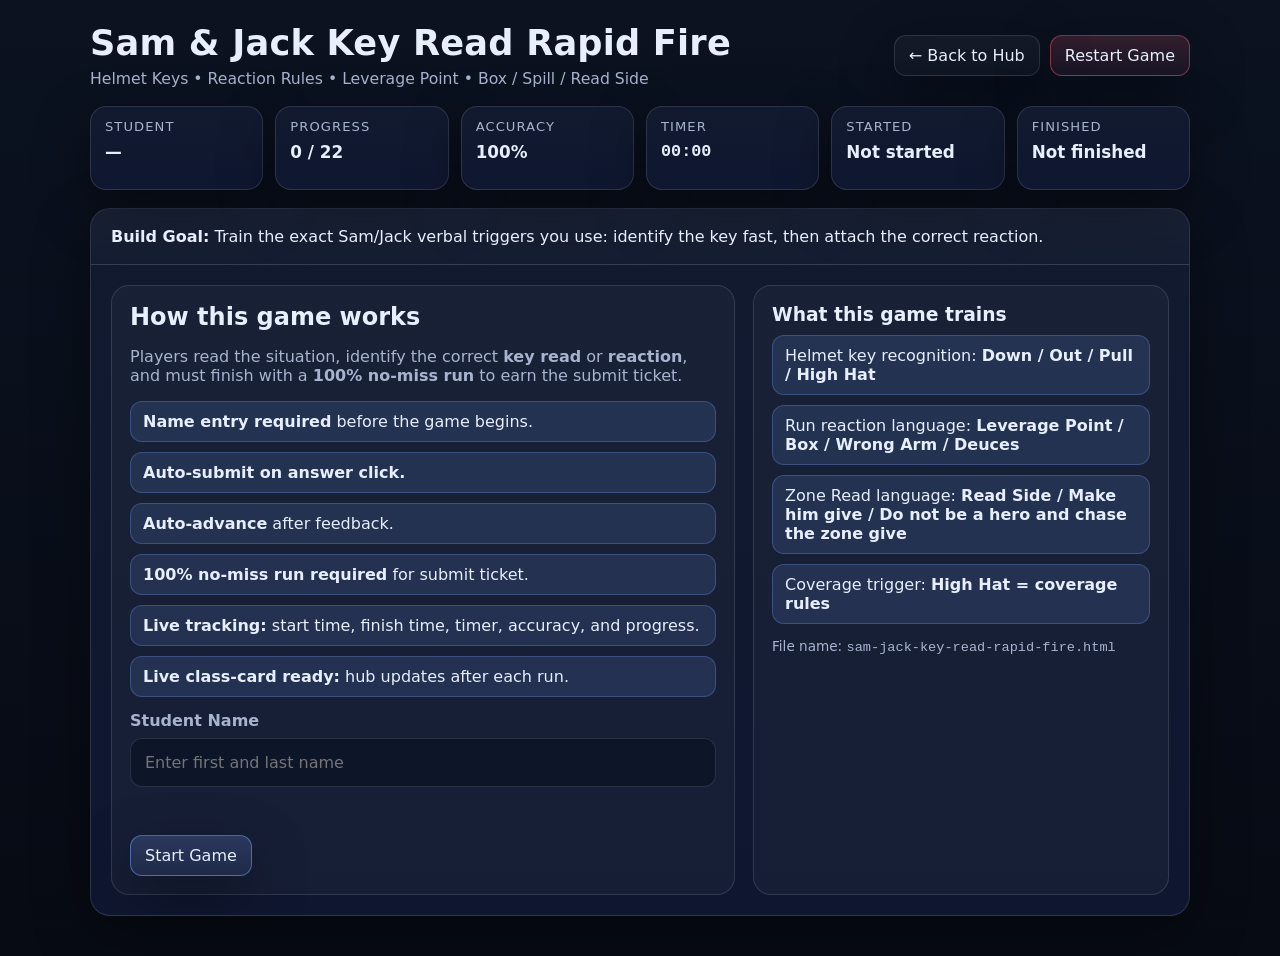
<file: games/sam-jack-key-read-rapid-fire.html>
<!doctype html>
<html lang="en">
<head>
  <meta charset="utf-8" />
  <meta name="viewport" content="width=device-width,initial-scale=1" />
  <title>Sam & Jack Key Read Rapid Fire</title>
  <link rel="stylesheet" href="../styles.css" />

  <style>
    :root{
      --bg:#0b1220;
      --panel:#111a2f;
      --panel2:#0f1730;
      --card:#111a2e;
      --text:#e7eefc;
      --muted:#a8b4cf;
      --line:rgba(255,255,255,.12);
      --good:#2bd576;
      --bad:#ff5c7a;
      --warn:#ffd166;
      --accent:#7aa2ff;
      --chip:rgba(122,162,255,.14);
      --chipLine:rgba(122,162,255,.28);
      --shadow:0 18px 55px rgba(0,0,0,.40);
      --radius:18px;
      --mono: ui-monospace, SFMono-Regular, Menlo, Monaco, Consolas, "Liberation Mono", "Courier New", monospace;
    }

    *{box-sizing:border-box}
    html,body{margin:0;padding:0;background:linear-gradient(180deg,#0b1220,#070b14);color:var(--text);font-family:system-ui,-apple-system,Segoe UI,Roboto,Arial,sans-serif}
    button,input{font:inherit}

    .wrap{
      width:min(1100px,92vw);
      margin:24px auto 40px;
    }

    .topbar{
      display:flex;
      align-items:center;
      justify-content:space-between;
      gap:14px;
      margin-bottom:18px;
      flex-wrap:wrap;
    }

    .titleblock h1{
      margin:0;
      font-size:clamp(1.4rem,2.8vw,2.2rem);
      line-height:1.1;
      letter-spacing:.2px;
    }

    .titleblock .sub{
      margin-top:6px;
      color:var(--muted);
      font-size:.98rem;
    }

    .actions{
      display:flex;
      gap:10px;
      flex-wrap:wrap;
    }

    .btn{
      border:1px solid var(--line);
      background:linear-gradient(180deg,rgba(255,255,255,.04),rgba(255,255,255,.02));
      color:var(--text);
      padding:10px 14px;
      border-radius:12px;
      cursor:pointer;
      box-shadow:var(--shadow);
      transition:transform .08s ease, opacity .2s ease, border-color .2s ease;
    }
    .btn:hover{transform:translateY(-1px)}
    .btn:disabled{opacity:.45;cursor:not-allowed;transform:none}
    .btn.primary{border-color:rgba(122,162,255,.5);background:linear-gradient(180deg,rgba(122,162,255,.20),rgba(122,162,255,.09))}
    .btn.good{border-color:rgba(43,213,118,.45);background:linear-gradient(180deg,rgba(43,213,118,.16),rgba(43,213,118,.06))}
    .btn.bad{border-color:rgba(255,92,122,.45);background:linear-gradient(180deg,rgba(255,92,122,.16),rgba(255,92,122,.06))}

    .hud{
      display:grid;
      grid-template-columns:repeat(6,minmax(120px,1fr));
      gap:12px;
      margin-bottom:18px;
    }

    .hudcard{
      background:linear-gradient(180deg,var(--panel),var(--panel2));
      border:1px solid var(--line);
      border-radius:16px;
      padding:12px 14px;
      box-shadow:var(--shadow);
      min-height:84px;
    }

    .hudlabel{
      color:var(--muted);
      font-size:.82rem;
      text-transform:uppercase;
      letter-spacing:.08em;
      margin-bottom:8px;
    }

    .hudvalue{
      font-weight:800;
      font-size:1.05rem;
      line-height:1.2;
      word-break:break-word;
    }

    .panel{
      background:linear-gradient(180deg,var(--panel),var(--panel2));
      border:1px solid var(--line);
      border-radius:20px;
      box-shadow:var(--shadow);
      overflow:hidden;
    }

    .panelhead{
      padding:18px 20px;
      border-bottom:1px solid var(--line);
      background:linear-gradient(180deg,rgba(255,255,255,.04),rgba(255,255,255,.01));
    }

    .panelbody{
      padding:20px;
    }

    .screen{display:none}
    .screen.active{display:block}

    .startgrid{
      display:grid;
      grid-template-columns:1.2fr .8fr;
      gap:18px;
    }

    .card{
      background:rgba(255,255,255,.03);
      border:1px solid var(--line);
      border-radius:18px;
      padding:18px;
    }

    .card h2,.card h3{
      margin:0 0 10px 0;
      line-height:1.15;
    }

    .muted{color:var(--muted)}
    .small{font-size:.94rem}
    .tiny{font-size:.85rem}
    .mono{font-family:var(--mono)}

    .rules{
      display:grid;
      gap:10px;
      margin-top:10px;
    }

    .rule{
      padding:10px 12px;
      border:1px solid var(--chipLine);
      background:var(--chip);
      border-radius:12px;
    }

    .field{
      display:grid;
      gap:8px;
      margin-top:14px;
    }

    .field label{
      font-weight:700;
      color:var(--muted);
    }

    .field input{
      width:100%;
      padding:14px 14px;
      border-radius:12px;
      border:1px solid var(--line);
      background:#0d1529;
      color:var(--text);
      outline:none;
    }
    .field input:focus{border-color:var(--accent)}

    .statusline{
      margin-top:12px;
      min-height:22px;
      color:var(--warn);
      font-weight:700;
    }

    .qmeta{
      display:flex;
      flex-wrap:wrap;
      gap:10px;
      margin-bottom:16px;
    }

    .chip{
      padding:8px 10px;
      border-radius:999px;
      border:1px solid var(--chipLine);
      background:var(--chip);
      color:#d9e6ff;
      font-size:.88rem;
      font-weight:700;
    }

    .prompt{
      font-size:1.2rem;
      font-weight:800;
      line-height:1.35;
      margin:0 0 14px 0;
    }

    .scenario{
      border:1px solid var(--line);
      background:rgba(255,255,255,.03);
      border-radius:16px;
      padding:16px;
      margin-bottom:16px;
    }

    .scenario p{
      margin:0 0 10px 0;
      line-height:1.5;
    }

    .answers{
      display:grid;
      gap:12px;
      margin-top:14px;
    }

    .choice{
      text-align:left;
      width:100%;
      padding:14px 15px;
      border-radius:14px;
      border:1px solid var(--line);
      background:rgba(255,255,255,.03);
      color:var(--text);
      cursor:pointer;
      transition:transform .08s ease, border-color .15s ease, background .15s ease;
      line-height:1.35;
      font-weight:700;
    }
    .choice:hover{transform:translateY(-1px);border-color:rgba(122,162,255,.45)}
    .choice.correct{
      border-color:rgba(43,213,118,.55);
      background:rgba(43,213,118,.12);
    }
    .choice.wrong{
      border-color:rgba(255,92,122,.55);
      background:rgba(255,92,122,.12);
    }
    .choice.locked{cursor:default}

    .feedback{
      margin-top:16px;
      min-height:78px;
      border-radius:14px;
      padding:14px 15px;
      border:1px solid var(--line);
      background:rgba(255,255,255,.03);
    }
    .feedback.good{
      border-color:rgba(43,213,118,.4);
      background:rgba(43,213,118,.10);
    }
    .feedback.bad{
      border-color:rgba(255,92,122,.4);
      background:rgba(255,92,122,.10);
    }

    .feedback .headline{
      font-weight:900;
      margin-bottom:8px;
    }

    .ticket{
      display:grid;
      gap:14px;
    }

    .ticketbox{
      border:1px solid rgba(43,213,118,.35);
      background:linear-gradient(180deg,rgba(43,213,118,.12),rgba(43,213,118,.05));
      border-radius:18px;
      padding:18px;
    }

    .ticketfail{
      border:1px solid rgba(255,92,122,.35);
      background:linear-gradient(180deg,rgba(255,92,122,.12),rgba(255,92,122,.05));
      border-radius:18px;
      padding:18px;
    }

    .ticketgrid{
      display:grid;
      grid-template-columns:repeat(2,minmax(220px,1fr));
      gap:12px;
      margin-top:12px;
    }

    .ticketitem{
      border:1px solid var(--line);
      border-radius:14px;
      padding:12px;
      background:rgba(255,255,255,.04);
    }

    .ticketitem .label{
      color:var(--muted);
      font-size:.82rem;
      text-transform:uppercase;
      letter-spacing:.08em;
      margin-bottom:6px;
    }

    .ticketitem .value{
      font-weight:800;
      line-height:1.35;
      word-break:break-word;
    }

    .footerbtns{
      display:flex;
      gap:10px;
      flex-wrap:wrap;
      margin-top:14px;
    }

    .passbadge,.failbadge{
      display:inline-block;
      padding:8px 12px;
      border-radius:999px;
      font-weight:900;
      letter-spacing:.04em;
      text-transform:uppercase;
      margin-bottom:12px;
    }

    .passbadge{
      background:rgba(43,213,118,.18);
      border:1px solid rgba(43,213,118,.45);
      color:#c8ffe0;
    }

    .failbadge{
      background:rgba(255,92,122,.18);
      border:1px solid rgba(255,92,122,.45);
      color:#ffd4dc;
    }

    @media (max-width:900px){
      .startgrid{grid-template-columns:1fr}
    }

    @media (max-width:860px){
      .hud{grid-template-columns:repeat(2,minmax(120px,1fr))}
      .ticketgrid{grid-template-columns:1fr}
    }
  </style>
</head>
<body>
  <div class="wrap">
    <div class="topbar">
      <div class="titleblock">
        <h1>Sam & Jack Key Read Rapid Fire</h1>
        <div class="sub">Helmet Keys • Reaction Rules • Leverage Point • Box / Spill / Read Side</div>
      </div>
      <div class="actions">
        <button class="btn" id="backBtn" type="button">← Back to Hub</button>
        <button class="btn bad" id="restartTopBtn" type="button">Restart Game</button>
      </div>
    </div>

    <div class="hud">
      <div class="hudcard">
        <div class="hudlabel">Student</div>
        <div class="hudvalue" id="hudStudent">—</div>
      </div>
      <div class="hudcard">
        <div class="hudlabel">Progress</div>
        <div class="hudvalue" id="hudProgress">0 / 20</div>
      </div>
      <div class="hudcard">
        <div class="hudlabel">Accuracy</div>
        <div class="hudvalue" id="hudAccuracy">100%</div>
      </div>
      <div class="hudcard">
        <div class="hudlabel">Timer</div>
        <div class="hudvalue mono" id="hudTimer">00:00</div>
      </div>
      <div class="hudcard">
        <div class="hudlabel">Started</div>
        <div class="hudvalue" id="hudStarted">Not started</div>
      </div>
      <div class="hudcard">
        <div class="hudlabel">Finished</div>
        <div class="hudvalue" id="hudFinished">Not finished</div>
      </div>
    </div>

    <div class="panel">
      <div class="panelhead">
        <strong>Build Goal:</strong> Train the exact Sam/Jack verbal triggers you use: identify the key fast, then attach the correct reaction.
      </div>
      <div class="panelbody">
        <section class="screen active" id="startScreen">
          <div class="startgrid">
            <div class="card">
              <h2>How this game works</h2>
              <p class="muted">Players read the situation, identify the correct <strong>key read</strong> or <strong>reaction</strong>, and must finish with a <strong>100% no-miss run</strong> to earn the submit ticket.</p>

              <div class="rules">
                <div class="rule"><strong>Name entry required</strong> before the game begins.</div>
                <div class="rule"><strong>Auto-submit on answer click.</strong></div>
                <div class="rule"><strong>Auto-advance</strong> after feedback.</div>
                <div class="rule"><strong>100% no-miss run required</strong> for submit ticket.</div>
                <div class="rule"><strong>Live tracking:</strong> start time, finish time, timer, accuracy, and progress.</div>
                <div class="rule"><strong>Live class-card ready:</strong> hub updates after each run.</div>
              </div>

              <div class="field">
                <label for="studentName">Student Name</label>
                <input id="studentName" type="text" maxlength="40" placeholder="Enter first and last name" autocomplete="name" />
              </div>

              <div class="statusline" id="startMsg"></div>

              <div class="footerbtns">
                <button class="btn primary" id="startBtn" type="button">Start Game</button>
              </div>
            </div>

            <div class="card">
              <h3>What this game trains</h3>
              <div class="rules">
                <div class="rule">Helmet key recognition: <strong>Down / Out / Pull / High Hat</strong></div>
                <div class="rule">Run reaction language: <strong>Leverage Point / Box / Wrong Arm / Deuces</strong></div>
                <div class="rule">Zone Read language: <strong>Read Side / Make him give / Do not be a hero and chase the zone give</strong></div>
                <div class="rule">Coverage trigger: <strong>High Hat = coverage rules</strong></div>
              </div>
              <p class="tiny muted" style="margin-top:14px;">
                File name:
                <span class="mono">sam-jack-key-read-rapid-fire.html</span>
              </p>
            </div>
          </div>
        </section>

        <section class="screen" id="gameScreen">
          <div class="qmeta">
            <div class="chip" id="questionTypeChip">Question Type</div>
            <div class="chip" id="questionCategoryChip">Category</div>
            <div class="chip" id="noMissChip">No-Miss Run Alive</div>
          </div>

          <div class="scenario">
            <p class="prompt" id="promptText">Prompt goes here</p>
            <p id="scenarioText"></p>
          </div>

          <div class="answers" id="answersWrap"></div>

          <div class="feedback" id="feedbackBox">
            <div class="headline">Ready</div>
            <div>Select the best answer.</div>
          </div>
        </section>

        <section class="screen" id="endScreen">
          <div class="ticket" id="ticketWrap"></div>
        </section>
      </div>
    </div>
  </div>

  <script>
    const GAME_TITLE = "Sam & Jack Key Read Rapid Fire";
    const TOTAL_QUESTIONS = 22;
    const HUB_PATH = "../index.html";

    const HUB_GAME_SLUG = "sam-jack-key-read-rapid-fire";
    const HUB_STORAGE_PREFIX = "sj_hub_game_";

    function saveHubProgress(payload){
      try{
        const key = HUB_STORAGE_PREFIX + HUB_GAME_SLUG;
        const existing = JSON.parse(localStorage.getItem(key) || "{}");

        const merged = {
          gameTitle: GAME_TITLE,
          status: payload.status ?? existing.status ?? "Ready",
          bestAccuracy: Math.max(
            typeof existing.bestAccuracy === "number" ? existing.bestAccuracy : 0,
            typeof payload.bestAccuracy === "number" ? payload.bestAccuracy : 0
          ),
          perfectRun: Boolean(existing.perfectRun || payload.perfectRun),
          lastPlayed: payload.lastPlayed || new Date().toISOString(),
          startedAt: payload.startedAt || existing.startedAt || null,
          finishedAt: payload.finishedAt || existing.finishedAt || null,
          studentName: payload.studentName || existing.studentName || ""
        };

        localStorage.setItem(key, JSON.stringify(merged));
      } catch(e){
        console.warn("Hub progress save failed.", e);
      }
    }

    const questionBank=[

{type:"Key Read",category:"Helmet Key",prompt:"What is the correct key read?",scenario:"Your key works immediately inside and you gain ground while locating the next threat.",choices:["Down","Out","Pull","High Hat"],correct:"Down"},

{type:"Reaction",category:"Down with Puller",prompt:"On a Down read with a puller appearing, what is your first rule?",scenario:"You recognize down movement and a second level blocker is entering the picture.",choices:["Continue to the Leverage Point outside the down block","Flatten down the LOS and beat the puller inside","Sit and wait for the kick-out to arrive","Chase the puller across the formation"],correct:"Continue to the Leverage Point outside the down block"},

{type:"Reaction",category:"Edge Setting",prompt:"What is the coaching point once you arrive at the Leverage Point off the ball?",scenario:"You are off the ball and power is coming toward you with the kick-out arriving.",choices:["Remain square, bend hips and knees, tuck bent arm against torso, outside foot slightly back and wider than shoulders, push into the kick-out and strike with the inside foot up","Stay square but absorb the kick-out deep and wait for the runner to declare","Turn shoulders and wrong-arm the kick-out","Attack downhill early and cross the kick-out path"],correct:"Remain square, bend hips and knees, tuck bent arm against torso, outside foot slightly back and wider than shoulders, push into the kick-out and strike with the inside foot up"},

{type:"Key Read",category:"Helmet Key",prompt:"What key read is identified here?",scenario:"Your key rises out of his stance with pass posture instead of run demeanor.",choices:["High Hat","Pull","Out","Down"],correct:"High Hat"},

{type:"Reaction",category:"Coverage Trigger",prompt:"What is the correct reaction to this read?",scenario:"You are aligned off the ball and recognize immediate pass demeanor from your key.",choices:["Immediately engage in your coverage responsibility","Trigger downhill first then expand","Attack the nearest gap","Wait until the quarterback throws"],correct:"Immediately engage in your coverage responsibility"},

{type:"Key Read",category:"Helmet Key",prompt:"What read fits this picture?",scenario:"Your key moves away from your side and no immediate second level blocker shows to you.",choices:["Pull Away","Out","High Hat","Base"],correct:"Pull Away"},

{type:"Reaction",category:"Zone Read",prompt:"What must the read-side defender do?",scenario:"There is no kick-out coming and the quarterback is reading your reaction.",choices:["Maintain outside leverage on the QB and make him give the ball","Attack the mesh immediately","Collapse inside to eliminate the inside gap","Chase the running back"],correct:"Maintain outside leverage on the QB and make him give the ball"},

{type:"Reaction",category:"Zone Read",prompt:"Which coaching phrase applies here?",scenario:"A player wants to abandon his responsibility and chase the running back.",choices:["Do not be a hero and chase the zone give","Take the give if you think you can beat it","Attack whichever player shows first","Guess the ball and react late"],correct:"Do not be a hero and chase the zone give"},

{type:"Reaction",category:"Ball Away",prompt:"What is Sam's shuffle rule on ball away?",scenario:"The play flows away but interior support remains inside of you.",choices:["Square shoulders and slow shuffle from outside toward B gap strong","Open hips and run over the top immediately","Insert vertically inside","Collapse directly to the LOS"],correct:"Square shoulders and slow shuffle from outside toward B gap strong"},

{type:"Reaction",category:"Ball Away",prompt:"What is Jack's shuffle rule on ball away?",scenario:"The play flows away and you must maintain backside responsibility.",choices:["Slow shuffle and keep leverage toward A gap weak","Sprint directly to the ball","Turn shoulders and chase outside","Collapse fully inside"],correct:"Slow shuffle and keep leverage toward A gap weak"},

{type:"Key Read",category:"Helmet Key",prompt:"What read does this movement indicate?",scenario:"The surface widens and your leverage must adjust to the perimeter.",choices:["Out","High Hat","Pull","Down"],correct:"Out"},

{type:"Reaction",category:"Outside Zone",prompt:"What is the correct response to this action?",scenario:"The offense stretches your side horizontally.",choices:["Adjust course to the LOS and set a hard edge with outside leverage","Gain depth and wait for the runner","Cross the blocker's face to spill the run","Freeze and read the backfield"],correct:"Adjust course to the LOS and set a hard edge with outside leverage"},

{type:"Reaction",category:"Base Block",prompt:"What technique applies against a base block?",scenario:"The blocker comes directly at you and attempts to move the edge.",choices:["Set hard edge extend inside arm keep outside arm free","Catch the block deep and wait","Turn shoulders and slip inside","Strike evenly and square chest to chest"],correct:"Set hard edge extend inside arm keep outside arm free"},

{type:"Reaction",category:"On the LOS",prompt:"On the LOS with a Down read and a puller coming, what is your spill rule?",scenario:"You are on the ball. Down block happens, a kick-out is coming, and the scrape LB is vacating.",choices:["Throw the wrong arm and back hip through the kick-out to close the gap","Box everything and bounce backward","Run outside the block and widen the gap","Sit and wait for the second puller"],correct:"Throw the wrong arm and back hip through the kick-out to close the gap"},

{type:"Reaction",category:"Pass Rush",prompt:"What is the outside rusher rule?",scenario:"The tackle oversets and the inside lane appears tempting.",choices:["Outside rushers are contain rush always","Take the inside lane immediately","Cross the quarterback face","Convert inside once the blocker oversets"],correct:"Outside rushers are contain rush always"},

{type:"Reaction",category:"Pass Rush",prompt:"What is the depth rule near the quarterback?",scenario:"You are reaching quarterback depth in your rush.",choices:["Drive the blocker into the QB and never rush past QB depth","Run the arc past the QB then redirect","Stop and disengage at QB depth","Flatten behind the quarterback"],correct:"Drive the blocker into the QB and never rush past QB depth"},

{type:"Recognition",category:"Puller",prompt:"What key movement signals pull action?",scenario:"Your key leaves his original position and travels across the formation.",choices:["Pull","High Hat","Down","Out"],correct:"Pull"},

{type:"Reaction",category:"Pull Read",prompt:"What is your response when the key pulls toward you?",scenario:"You recognize pull action entering your side of the formation.",choices:["Continue to the leverage point and prepare for kick-out","Collapse immediately inside","Run past the puller and chase the ball","Stop and wait for the runner"],correct:"Continue to the leverage point and prepare for kick-out"},

{type:"Recognition",category:"Run vs Pass",prompt:"Which indicator most clearly signals pass?",scenario:"You must quickly determine whether the play is run or pass.",choices:["High Hat posture by the key","Guard stepping flat","Backfield mesh action","Running back depth"],correct:"High Hat posture by the key"},

{type:"Reaction",category:"Contain",prompt:"Why is contain critical for the outside rusher?",scenario:"The quarterback begins to escape the pocket toward the edge.",choices:["To prevent the quarterback from escaping outside","To force the quarterback to throw immediately","To create a lane for the interior rush","To collapse the pocket vertically"],correct:"To prevent the quarterback from escaping outside"},

/* --- Two questions you asked to restore --- */

{type:"Reaction",category:"Coverage Rules",prompt:"Against a single wideout in Solo technique, what is the coaching phrase?",scenario:"You are aligned for Solo versus a single WR and get High Hat.",choices:["Immediate hard flat no matter what","Take the first inside move and never sink","Open to #1, clear the slant, then square and sink to curl/comeback window","Turn and run to the post"],correct:"Open to #1, clear the slant, then square and sink to curl/comeback window"},

{type:"Reaction",category:"Edge Setting",prompt:"At the leverage point when power arrives, what is the correct box technique?",scenario:"You arrive square and the kick-out block is approaching your leverage point.",choices:["Strike the kick-out square and force the run back inside","Wrong arm and spill the run immediately","Give ground and catch the block deeper","Slip the kick-out and run underneath"],correct:"Strike the kick-out square and force the run back inside"}

];

    const startScreen = document.getElementById("startScreen");
    const gameScreen = document.getElementById("gameScreen");
    const endScreen = document.getElementById("endScreen");

    const studentNameInput = document.getElementById("studentName");
    const startBtn = document.getElementById("startBtn");
    const startMsg = document.getElementById("startMsg");

    const hudStudent = document.getElementById("hudStudent");
    const hudProgress = document.getElementById("hudProgress");
    const hudAccuracy = document.getElementById("hudAccuracy");
    const hudTimer = document.getElementById("hudTimer");
    const hudStarted = document.getElementById("hudStarted");
    const hudFinished = document.getElementById("hudFinished");

    const questionTypeChip = document.getElementById("questionTypeChip");
    const questionCategoryChip = document.getElementById("questionCategoryChip");
    const noMissChip = document.getElementById("noMissChip");
    const promptText = document.getElementById("promptText");
    const scenarioText = document.getElementById("scenarioText");
    const answersWrap = document.getElementById("answersWrap");
    const feedbackBox = document.getElementById("feedbackBox");
    const ticketWrap = document.getElementById("ticketWrap");

    const backBtn = document.getElementById("backBtn");
    const restartTopBtn = document.getElementById("restartTopBtn");

    let gameQuestions = [];
    let currentIndex = 0;
    let correctCount = 0;
    let wrongCount = 0;
    let startedAt = null;
    let finishedAt = null;
    let timerInterval = null;
    let locked = false;
    let studentName = "";

    function shuffleArray(arr){
      const copy = [...arr];
      for(let i = copy.length - 1; i > 0; i--){
        const j = Math.floor(Math.random() * (i + 1));
        [copy[i], copy[j]] = [copy[j], copy[i]];
      }
      return copy;
    }

    function formatDateTime(date){
      return new Date(date).toLocaleString([],{
        year:"numeric",
        month:"numeric",
        day:"numeric",
        hour:"numeric",
        minute:"2-digit",
        second:"2-digit"
      });
    }

    function formatClock(totalSeconds){
      const mins = Math.floor(totalSeconds / 60);
      const secs = totalSeconds % 60;
      return String(mins).padStart(2,"0") + ":" + String(secs).padStart(2,"0");
    }

    function getElapsedSeconds(){
      if(!startedAt) return 0;
      const end = finishedAt ? new Date(finishedAt).getTime() : Date.now();
      return Math.max(0, Math.floor((end - new Date(startedAt).getTime()) / 1000));
    }

    function updateHud(){
      hudStudent.textContent = studentName || "—";
      hudProgress.textContent = `${Math.min(currentIndex, TOTAL_QUESTIONS)} / ${TOTAL_QUESTIONS}`;
      const answered = correctCount + wrongCount;
      const acc = answered === 0 ? 100 : Math.round((correctCount / answered) * 100);
      hudAccuracy.textContent = `${acc}%`;
      hudTimer.textContent = formatClock(getElapsedSeconds());
      hudStarted.textContent = startedAt ? formatDateTime(startedAt) : "Not started";
      hudFinished.textContent = finishedAt ? formatDateTime(finishedAt) : "Not finished";
      noMissChip.textContent = wrongCount === 0 ? "No-Miss Run Alive" : "No-Miss Run Broken";
      noMissChip.style.borderColor = wrongCount === 0 ? "rgba(43,213,118,.45)" : "rgba(255,92,122,.45)";
      noMissChip.style.background = wrongCount === 0 ? "rgba(43,213,118,.16)" : "rgba(255,92,122,.16)";
      noMissChip.style.color = wrongCount === 0 ? "#d8ffea" : "#ffd4dc";
    }

    function startTimer(){
      clearInterval(timerInterval);
      timerInterval = setInterval(updateHud, 250);
    }

    function stopTimer(){
      clearInterval(timerInterval);
      timerInterval = null;
      updateHud();
    }

    function showScreen(screenEl){
      [startScreen, gameScreen, endScreen].forEach(s => s.classList.remove("active"));
      screenEl.classList.add("active");
    }

    function buildQuestions(){
      const selected = shuffleArray(questionBank).slice(0, TOTAL_QUESTIONS);
      gameQuestions = selected.map(q => ({
        ...q,
        shuffledChoices: shuffleArray(q.choices)
      }));
    }

    function resetState(fullResetName = false){
      currentIndex = 0;
      correctCount = 0;
      wrongCount = 0;
      startedAt = null;
      finishedAt = null;
      locked = false;
      stopTimer();
      if(fullResetName){
        studentName = "";
        studentNameInput.value = "";
      }
      feedbackBox.className = "feedback";
      feedbackBox.innerHTML = `<div class="headline">Ready</div><div>Select the best answer.</div>`;
      ticketWrap.innerHTML = "";
      buildQuestions();
      updateHud();
      showScreen(startScreen);
      startMsg.textContent = "";
    }

    function startGame(){
      const entered = studentNameInput.value.trim();
      if(!entered){
        startMsg.textContent = "Please enter student name before starting.";
        studentNameInput.focus();
        return;
      }

      studentName = entered;
      currentIndex = 0;
      correctCount = 0;
      wrongCount = 0;
      startedAt = new Date().toISOString();
      finishedAt = null;
      locked = false;

      buildQuestions();
      updateHud();
      startTimer();
      showScreen(gameScreen);

      saveHubProgress({
        status: "In Progress",
        bestAccuracy: 0,
        perfectRun: false,
        lastPlayed: new Date().toISOString(),
        startedAt,
        studentName
      });

      renderQuestion();
    }

    function renderQuestion(){
      updateHud();

      const q = gameQuestions[currentIndex];
      if(!q){
        finishGame();
        return;
      }

      questionTypeChip.textContent = q.type;
      questionCategoryChip.textContent = q.category;
      promptText.textContent = q.prompt;
      scenarioText.textContent = q.scenario;

      feedbackBox.className = "feedback";
      feedbackBox.innerHTML = `<div class="headline">Choose the best answer.</div><div>Use the exact Sam/Jack coaching language.</div>`;

      answersWrap.innerHTML = "";
      locked = false;

      q.shuffledChoices.forEach(choiceText => {
        const btn = document.createElement("button");
        btn.type = "button";
        btn.className = "choice";
        btn.textContent = choiceText;
        btn.addEventListener("click", () => handleAnswer(choiceText, btn));
        answersWrap.appendChild(btn);
      });
    }

    function handleAnswer(selectedText, btnEl){
      if(locked) return;
      locked = true;

      const q = gameQuestions[currentIndex];
      const isCorrect = selectedText === q.correct;
      const choiceButtons = [...answersWrap.querySelectorAll(".choice")];

      choiceButtons.forEach(btn => {
        btn.classList.add("locked");
        if(btn.textContent === q.correct){
          btn.classList.add("correct");
        }
      });

      if(isCorrect){
        correctCount++;
        btnEl.classList.add("correct");
        feedbackBox.className = "feedback good";
        feedbackBox.innerHTML = `
          <div class="headline">Correct</div>
          <div>${q.explain}</div>
        `;
      } else {
        wrongCount++;
        btnEl.classList.add("wrong");
        feedbackBox.className = "feedback bad";
        feedbackBox.innerHTML = `
          <div class="headline">Incorrect</div>
          <div><strong>Correct answer:</strong> ${q.correct}</div>
          <div style="margin-top:8px;">${q.explain}</div>
          <div style="margin-top:8px;"><strong>No-Miss Run Status:</strong> This run can still be finished for practice, but the submit ticket is gone. Restart for a perfect run.</div>
        `;
      }

      currentIndex++;
      updateHud();

      setTimeout(() => {
        if(currentIndex >= TOTAL_QUESTIONS){
          finishGame();
        } else {
          renderQuestion();
        }
      }, isCorrect ? 1100 : 2200);
    }

    function finishGame(){
      finishedAt = new Date().toISOString();
      stopTimer();
      showScreen(endScreen);

      const elapsed = formatClock(getElapsedSeconds());
      const passedPerfect = wrongCount === 0 && correctCount === TOTAL_QUESTIONS;
      const accuracy = Math.round((correctCount / Math.max(1, correctCount + wrongCount)) * 100);

      saveHubProgress({
        status: passedPerfect ? "Mastered" : "Played",
        bestAccuracy: accuracy,
        perfectRun: passedPerfect,
        lastPlayed: new Date().toISOString(),
        startedAt,
        finishedAt,
        studentName
      });

      if(passedPerfect){
        ticketWrap.innerHTML = `
          <div class="ticketbox">
            <div class="passbadge">Perfect Run Earned</div>
            <h2 style="margin:0 0 8px 0;">Submit Ticket</h2>
            <p class="muted" style="margin:0 0 12px 0;">This student completed a 100% no-miss run and qualified for credit.</p>

            <div class="ticketgrid">
              <div class="ticketitem">
                <div class="label">Student</div>
                <div class="value">${escapeHtml(studentName)}</div>
              </div>
              <div class="ticketitem">
                <div class="label">Game</div>
                <div class="value">${GAME_TITLE}</div>
              </div>
              <div class="ticketitem">
                <div class="label">Result</div>
                <div class="value">PASS — 100% No-Miss Run</div>
              </div>
              <div class="ticketitem">
                <div class="label">Accuracy</div>
                <div class="value">${accuracy}% (${correctCount}/${TOTAL_QUESTIONS})</div>
              </div>
              <div class="ticketitem">
                <div class="label">Started</div>
                <div class="value">${formatDateTime(startedAt)}</div>
              </div>
              <div class="ticketitem">
                <div class="label">Finished</div>
                <div class="value">${formatDateTime(finishedAt)}</div>
              </div>
              <div class="ticketitem">
                <div class="label">Elapsed Time</div>
                <div class="value mono">${elapsed}</div>
              </div>
              <div class="ticketitem">
                <div class="label">Misses</div>
                <div class="value">0</div>
              </div>
            </div>

            <div class="footerbtns">
              <button class="btn good" type="button" onclick="window.print()">Print / Save Ticket</button>
              <button class="btn bad" type="button" id="restartEndPassBtn">Play Again</button>
            </div>
          </div>
        `;
      } else {
        ticketWrap.innerHTML = `
          <div class="ticketfail">
            <div class="failbadge">Ticket Not Earned</div>
            <h2 style="margin:0 0 8px 0;">Run Complete</h2>
            <p class="muted" style="margin:0 0 12px 0;">A perfect no-miss run is required for the submit ticket.</p>

            <div class="ticketgrid">
              <div class="ticketitem">
                <div class="label">Student</div>
                <div class="value">${escapeHtml(studentName)}</div>
              </div>
              <div class="ticketitem">
                <div class="label">Game</div>
                <div class="value">${GAME_TITLE}</div>
              </div>
              <div class="ticketitem">
                <div class="label">Result</div>
                <div class="value">Practice Complete — Restart Required</div>
              </div>
              <div class="ticketitem">
                <div class="label">Accuracy</div>
                <div class="value">${accuracy}% (${correctCount}/${TOTAL_QUESTIONS})</div>
              </div>
              <div class="ticketitem">
                <div class="label">Started</div>
                <div class="value">${formatDateTime(startedAt)}</div>
              </div>
              <div class="ticketitem">
                <div class="label">Finished</div>
                <div class="value">${formatDateTime(finishedAt)}</div>
              </div>
              <div class="ticketitem">
                <div class="label">Elapsed Time</div>
                <div class="value mono">${elapsed}</div>
              </div>
              <div class="ticketitem">
                <div class="label">Misses</div>
                <div class="value">${wrongCount}</div>
              </div>
            </div>

            <div class="footerbtns">
              <button class="btn bad" type="button" id="restartEndFailBtn">Restart for Perfect Run</button>
            </div>
          </div>
        `;
      }

      const restartPass = document.getElementById("restartEndPassBtn");
      const restartFail = document.getElementById("restartEndFailBtn");
      if(restartPass) restartPass.addEventListener("click", () => quickRestart());
      if(restartFail) restartFail.addEventListener("click", () => quickRestart());
    }

    function quickRestart(){
      currentIndex = 0;
      correctCount = 0;
      wrongCount = 0;
      startedAt = new Date().toISOString();
      finishedAt = null;
      locked = false;
      buildQuestions();
      updateHud();
      startTimer();
      showScreen(gameScreen);

      saveHubProgress({
        status: "In Progress",
        bestAccuracy: 0,
        perfectRun: false,
        lastPlayed: new Date().toISOString(),
        startedAt,
        studentName
      });

      renderQuestion();
    }

    function escapeHtml(str){
      return str.replace(/[&<>"']/g, function(ch){
        const map = {
          "&":"&amp;",
          "<":"&lt;",
          ">":"&gt;",
          "\"":"&quot;",
          "'":"&#39;"
        };
        return map[ch];
      });
    }

    startBtn.addEventListener("click", startGame);
    studentNameInput.addEventListener("keydown", (e) => {
      if(e.key === "Enter") startGame();
    });

    restartTopBtn.addEventListener("click", () => {
      if(startedAt && !finishedAt){
        const ok = confirm("Restart this run? Current progress will be lost.");
        if(!ok) return;
      }
      quickRestartFromAnywhere();
    });

    function quickRestartFromAnywhere(){
      const entered = studentNameInput.value.trim() || studentName;
      if(!entered){
        resetState(false);
        return;
      }
      studentName = entered;
      quickRestart();
    }

    backBtn.addEventListener("click", () => {
      window.location.href = HUB_PATH;
    });

    window.addEventListener("beforeunload", function(e){
      if(startedAt && !finishedAt){
        e.preventDefault();
        e.returnValue = "";
      }
    });

    resetState(false);
  </script>
</body>
</html>
</file>
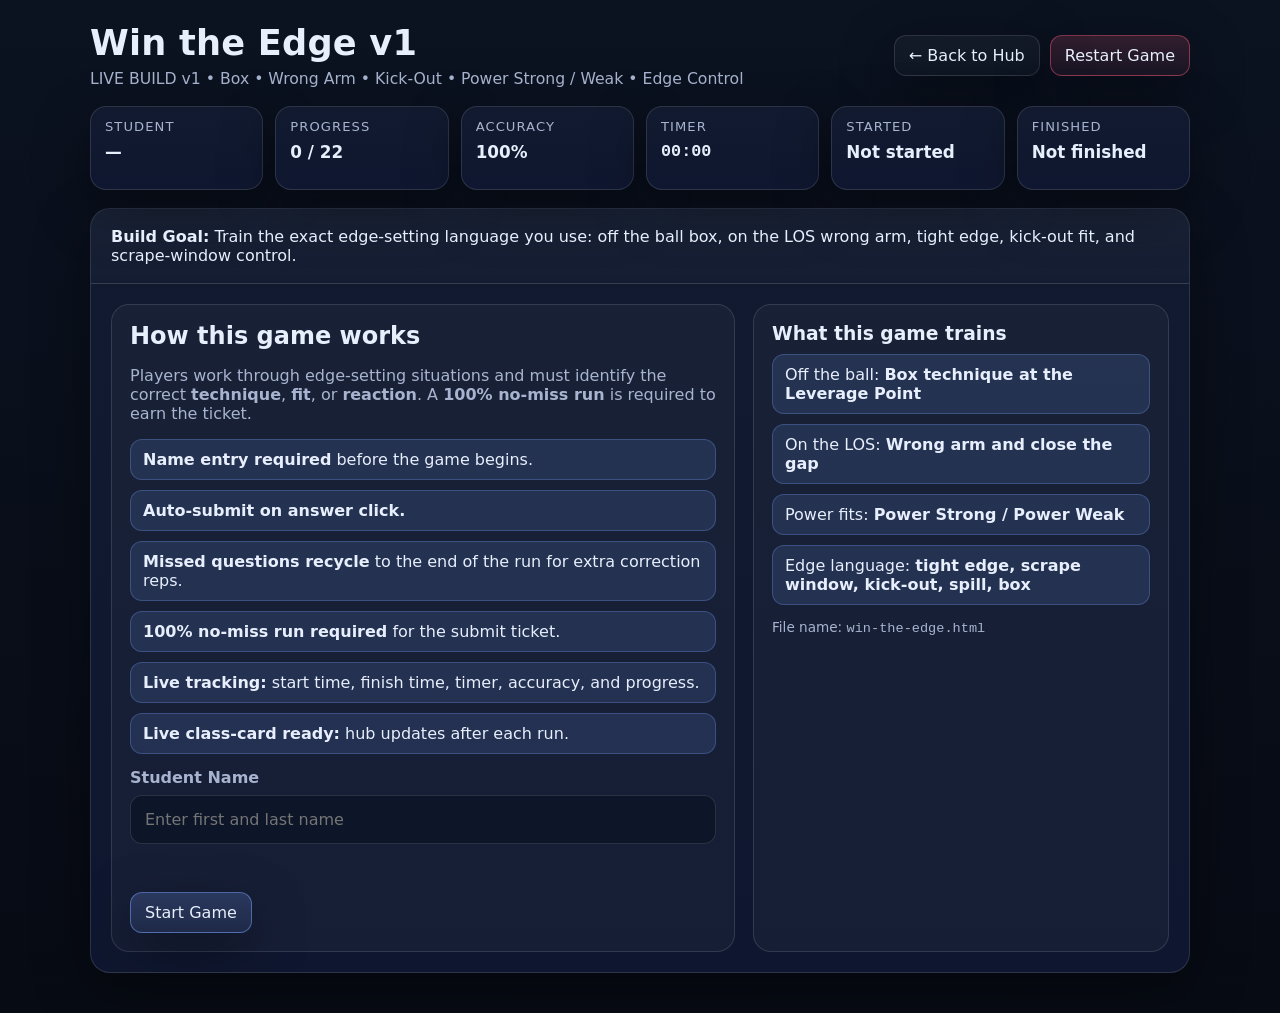
<file: games/win-the-edge.html>
<!doctype html>
<html lang="en">
<head>
  <meta charset="utf-8" />
  <meta name="viewport" content="width=device-width,initial-scale=1" />
  <title>Sam & Jack — Win the Edge</title>
  <link rel="stylesheet" href="../styles.css" />

  <style>
    :root{
      --bg:#0b1220;
      --panel:#111a2f;
      --panel2:#0f1730;
      --text:#e7eefc;
      --muted:#a8b4cf;
      --line:rgba(255,255,255,.12);
      --good:#2bd576;
      --bad:#ff5c7a;
      --warn:#ffd166;
      --accent:#7aa2ff;
      --chip:rgba(122,162,255,.14);
      --chipLine:rgba(122,162,255,.28);
      --shadow:0 18px 55px rgba(0,0,0,.40);
      --mono: ui-monospace, SFMono-Regular, Menlo, Monaco, Consolas, "Liberation Mono", "Courier New", monospace;
    }
    *{box-sizing:border-box}
    html,body{margin:0;padding:0;background:linear-gradient(180deg,#0b1220,#070b14);color:var(--text);font-family:system-ui,-apple-system,Segoe UI,Roboto,Arial,sans-serif}
    button,input{font:inherit}
    .wrap{width:min(1100px,92vw);margin:24px auto 40px}
    .topbar{display:flex;align-items:center;justify-content:space-between;gap:14px;margin-bottom:18px;flex-wrap:wrap}
    .titleblock h1{margin:0;font-size:clamp(1.4rem,2.8vw,2.2rem);line-height:1.1;letter-spacing:.2px}
    .titleblock .sub{margin-top:6px;color:var(--muted);font-size:.98rem}
    .actions{display:flex;gap:10px;flex-wrap:wrap}
    .btn{border:1px solid var(--line);background:linear-gradient(180deg,rgba(255,255,255,.04),rgba(255,255,255,.02));color:var(--text);padding:10px 14px;border-radius:12px;cursor:pointer;box-shadow:var(--shadow);transition:transform .08s ease,opacity .2s ease,border-color .2s ease}
    .btn:hover{transform:translateY(-1px)}
    .btn:disabled{opacity:.45;cursor:not-allowed;transform:none}
    .btn.primary{border-color:rgba(122,162,255,.5);background:linear-gradient(180deg,rgba(122,162,255,.20),rgba(122,162,255,.09))}
    .btn.good{border-color:rgba(43,213,118,.45);background:linear-gradient(180deg,rgba(43,213,118,.16),rgba(43,213,118,.06))}
    .btn.bad{border-color:rgba(255,92,122,.45);background:linear-gradient(180deg,rgba(255,92,122,.16),rgba(255,92,122,.06))}
    .hud{display:grid;grid-template-columns:repeat(6,minmax(120px,1fr));gap:12px;margin-bottom:18px}
    .hudcard{background:linear-gradient(180deg,var(--panel),var(--panel2));border:1px solid var(--line);border-radius:16px;padding:12px 14px;box-shadow:var(--shadow);min-height:84px}
    .hudlabel{color:var(--muted);font-size:.82rem;text-transform:uppercase;letter-spacing:.08em;margin-bottom:8px}
    .hudvalue{font-weight:800;font-size:1.05rem;line-height:1.2;word-break:break-word}
    .panel{background:linear-gradient(180deg,var(--panel),var(--panel2));border:1px solid var(--line);border-radius:20px;box-shadow:var(--shadow);overflow:hidden}
    .panelhead{padding:18px 20px;border-bottom:1px solid var(--line);background:linear-gradient(180deg,rgba(255,255,255,.04),rgba(255,255,255,.01))}
    .panelbody{padding:20px}
    .screen{display:none}
    .screen.active{display:block}
    .startgrid{display:grid;grid-template-columns:1.2fr .8fr;gap:18px}
    .card{background:rgba(255,255,255,.03);border:1px solid var(--line);border-radius:18px;padding:18px}
    .card h2,.card h3{margin:0 0 10px 0;line-height:1.15}
    .muted{color:var(--muted)}
    .tiny{font-size:.85rem}
    .mono{font-family:var(--mono)}
    .rules{display:grid;gap:10px;margin-top:10px}
    .rule{padding:10px 12px;border:1px solid var(--chipLine);background:var(--chip);border-radius:12px}
    .field{display:grid;gap:8px;margin-top:14px}
    .field label{font-weight:700;color:var(--muted)}
    .field input{width:100%;padding:14px 14px;border-radius:12px;border:1px solid var(--line);background:#0d1529;color:var(--text);outline:none}
    .field input:focus{border-color:var(--accent)}
    .statusline{margin-top:12px;min-height:22px;color:var(--warn);font-weight:700}
    .qmeta{display:flex;flex-wrap:wrap;gap:10px;margin-bottom:16px}
    .chip{padding:8px 10px;border-radius:999px;border:1px solid var(--chipLine);background:var(--chip);color:#d9e6ff;font-size:.88rem;font-weight:700}
    .prompt{font-size:1.2rem;font-weight:800;line-height:1.35;margin:0 0 14px 0}
    .scenario{border:1px solid var(--line);background:rgba(255,255,255,.03);border-radius:16px;padding:16px;margin-bottom:16px}
    .scenario p{margin:0 0 10px 0;line-height:1.5}
    .answers{display:grid;gap:12px;margin-top:14px}
    .choice{text-align:left;width:100%;padding:14px 15px;border-radius:14px;border:1px solid var(--line);background:rgba(255,255,255,.03);color:var(--text);cursor:pointer;transition:transform .08s ease,border-color .15s ease,background .15s ease;line-height:1.35;font-weight:700}
    .choice:hover{transform:translateY(-1px);border-color:rgba(122,162,255,.45)}
    .choice.correct{border-color:rgba(43,213,118,.55);background:rgba(43,213,118,.12)}
    .choice.wrong{border-color:rgba(255,92,122,.55);background:rgba(255,92,122,.12)}
    .choice.locked{cursor:default}
    .feedback{margin-top:16px;min-height:78px;border-radius:14px;padding:14px 15px;border:1px solid var(--line);background:rgba(255,255,255,.03)}
    .feedback.good{border-color:rgba(43,213,118,.4);background:rgba(43,213,118,.10)}
    .feedback.bad{border-color:rgba(255,92,122,.4);background:rgba(255,92,122,.10)}
    .feedback .headline{font-weight:900;margin-bottom:8px}
    .ticket{display:grid;gap:14px}
    .ticketbox{border:1px solid rgba(43,213,118,.35);background:linear-gradient(180deg,rgba(43,213,118,.12),rgba(43,213,118,.05));border-radius:18px;padding:18px}
    .ticketfail{border:1px solid rgba(255,92,122,.35);background:linear-gradient(180deg,rgba(255,92,122,.12),rgba(255,92,122,.05));border-radius:18px;padding:18px}
    .ticketgrid{display:grid;grid-template-columns:repeat(2,minmax(220px,1fr));gap:12px;margin-top:12px}
    .ticketitem{border:1px solid var(--line);border-radius:14px;padding:12px;background:rgba(255,255,255,.04)}
    .ticketitem .label{color:var(--muted);font-size:.82rem;text-transform:uppercase;letter-spacing:.08em;margin-bottom:6px}
    .ticketitem .value{font-weight:800;line-height:1.35;word-break:break-word}
    .footerbtns{display:flex;gap:10px;flex-wrap:wrap;margin-top:14px}
    .passbadge,.failbadge{display:inline-block;padding:8px 12px;border-radius:999px;font-weight:900;letter-spacing:.04em;text-transform:uppercase;margin-bottom:12px}
    .passbadge{background:rgba(43,213,118,.18);border:1px solid rgba(43,213,118,.45);color:#c8ffe0}
    .failbadge{background:rgba(255,92,122,.18);border:1px solid rgba(255,92,122,.45);color:#ffd4dc}
    @media (max-width:900px){.startgrid{grid-template-columns:1fr}}
    @media (max-width:860px){.hud{grid-template-columns:repeat(2,minmax(120px,1fr))}.ticketgrid{grid-template-columns:1fr}}
  </style>
</head>
<body>
  <div class="wrap">
    <div class="topbar">
      <div class="titleblock">
        <h1>Win the Edge v1</h1>
        <div class="sub">LIVE BUILD v1 • Box • Wrong Arm • Kick-Out • Power Strong / Weak • Edge Control</div>
      </div>
      <div class="actions">
        <button class="btn" id="backBtn" type="button">← Back to Hub</button>
        <button class="btn bad" id="restartTopBtn" type="button">Restart Game</button>
      </div>
    </div>

    <div class="hud">
      <div class="hudcard">
        <div class="hudlabel">Student</div>
        <div class="hudvalue" id="hudStudent">—</div>
      </div>
      <div class="hudcard">
        <div class="hudlabel">Progress</div>
        <div class="hudvalue" id="hudProgress">0 / 22</div>
      </div>
      <div class="hudcard">
        <div class="hudlabel">Accuracy</div>
        <div class="hudvalue" id="hudAccuracy">100%</div>
      </div>
      <div class="hudcard">
        <div class="hudlabel">Timer</div>
        <div class="hudvalue mono" id="hudTimer">00:00</div>
      </div>
      <div class="hudcard">
        <div class="hudlabel">Started</div>
        <div class="hudvalue" id="hudStarted">Not started</div>
      </div>
      <div class="hudcard">
        <div class="hudlabel">Finished</div>
        <div class="hudvalue" id="hudFinished">Not finished</div>
      </div>
    </div>

    <div class="panel">
      <div class="panelhead">
        <strong>Build Goal:</strong> Train the exact edge-setting language you use: off the ball box, on the LOS wrong arm, tight edge, kick-out fit, and scrape-window control.
      </div>
      <div class="panelbody">
        <section class="screen active" id="startScreen">
          <div class="startgrid">
            <div class="card">
              <h2>How this game works</h2>
              <p class="muted">Players work through edge-setting situations and must identify the correct <strong>technique</strong>, <strong>fit</strong>, or <strong>reaction</strong>. A <strong>100% no-miss run</strong> is required to earn the ticket.</p>

              <div class="rules">
                <div class="rule"><strong>Name entry required</strong> before the game begins.</div>
                <div class="rule"><strong>Auto-submit on answer click.</strong></div>
                <div class="rule"><strong>Missed questions recycle</strong> to the end of the run for extra correction reps.</div>
                <div class="rule"><strong>100% no-miss run required</strong> for the submit ticket.</div>
                <div class="rule"><strong>Live tracking:</strong> start time, finish time, timer, accuracy, and progress.</div>
                <div class="rule"><strong>Live class-card ready:</strong> hub updates after each run.</div>
              </div>

              <div class="field">
                <label for="studentName">Student Name</label>
                <input id="studentName" type="text" maxlength="40" placeholder="Enter first and last name" autocomplete="name" />
              </div>

              <div class="statusline" id="startMsg"></div>

              <div class="footerbtns">
                <button class="btn primary" id="startBtn" type="button">Start Game</button>
              </div>
            </div>

            <div class="card">
              <h3>What this game trains</h3>
              <div class="rules">
                <div class="rule">Off the ball: <strong>Box technique at the Leverage Point</strong></div>
                <div class="rule">On the LOS: <strong>Wrong arm and close the gap</strong></div>
                <div class="rule">Power fits: <strong>Power Strong / Power Weak</strong></div>
                <div class="rule">Edge language: <strong>tight edge, scrape window, kick-out, spill, box</strong></div>
              </div>
              <p class="tiny muted" style="margin-top:14px;">
                File name:
                <span class="mono">win-the-edge.html</span>
              </p>
            </div>
          </div>
        </section>

        <section class="screen" id="gameScreen">
          <div class="qmeta">
            <div class="chip" id="questionTypeChip">Question Type</div>
            <div class="chip" id="questionCategoryChip">Category</div>
            <div class="chip" id="noMissChip">No-Miss Run Alive</div>
          </div>

          <div class="scenario">
            <p class="prompt" id="promptText">Prompt goes here</p>
            <p id="scenarioText"></p>
          </div>

          <div class="answers" id="answersWrap"></div>

          <div class="feedback" id="feedbackBox">
            <div class="headline">Ready</div>
            <div>Select the best answer.</div>
          </div>
        </section>

        <section class="screen" id="endScreen">
          <div class="ticket" id="ticketWrap"></div>
        </section>
      </div>
    </div>
  </div>

  <script>
    const GAME_TITLE = "Sam & Jack — Win the Edge";
    const TOTAL_QUESTIONS = 22;
    const HUB_PATH = "../index.html";
    const HUB_GAME_SLUG = "win-the-edge";
    const HUB_STORAGE_PREFIX = "sj_hub_game_";

    function saveHubProgress(payload){
      try{
        const key = HUB_STORAGE_PREFIX + HUB_GAME_SLUG;
        const existing = JSON.parse(localStorage.getItem(key) || "{}");
        const merged = {
          gameTitle: GAME_TITLE,
          status: payload.status ?? existing.status ?? "Ready",
          bestAccuracy: Math.max(
            typeof existing.bestAccuracy === "number" ? existing.bestAccuracy : 0,
            typeof payload.bestAccuracy === "number" ? payload.bestAccuracy : 0
          ),
          perfectRun: Boolean(existing.perfectRun || payload.perfectRun),
          lastPlayed: payload.lastPlayed || new Date().toISOString(),
          startedAt: payload.startedAt || existing.startedAt || null,
          finishedAt: payload.finishedAt || existing.finishedAt || null,
          studentName: payload.studentName || existing.studentName || ""
        };
        localStorage.setItem(key, JSON.stringify(merged));
      }catch(e){
        console.warn("Hub progress save failed.", e);
      }
    }

    const questionBank = [

{type:"Reaction",category:"Off the Ball",prompt:"Off the ball with power coming to you, what is your job at the Leverage Point?",scenario:"You beat the puller to the spot and square up at the edge.",choices:[
"Box the ball and set the edge tight",
"Wrong arm the kick-out and close the gap",
"Slip inside and spill it underneath",
"Catch the block deep and wait on the runner"
],correct:"Box the ball and set the edge tight"},

{type:"Reaction",category:"On the LOS",prompt:"On the LOS with a kick-out coming, what is your technique?",scenario:"You are on the ball and the surface blocks down toward you.",choices:[
"Wrong arm and close the gap",
"Box it and keep the ball outside",
"Catch the block and peek inside",
"Run around the block and chase the ball"
],correct:"Wrong arm and close the gap"},

{type:"Reaction",category:"Leverage Point",prompt:"Where is your Leverage Point versus down block and pull?",scenario:"You see down block and a puller entering your side.",choices:[
"Two yards outside the down block",
"Directly on the down block",
"Inside shoulder of the puller",
"Three yards behind the LOS"
],correct:"Two yards outside the down block"},

{type:"Reaction",category:"Edge Setting",prompt:"Why must the edge be set tight?",scenario:"The scrape LB is fitting inside-out off your edge.",choices:[
"To shrink the scrape window inside",
"To give the runner more bounce space",
"To widen the alley for support",
"To force the safety to take the edge"
],correct:"To shrink the scrape window inside"},

{type:"Technique",category:"Off the Ball",prompt:"What is correct body position at contact off the ball?",scenario:"You are about to strike the kick-out at the edge.",choices:[
"Square with inside foot up and base",
"Turn shoulders and split the block",
"Open hips and catch the block",
"Dip inside shoulder and slip under"
],correct:"Square with inside foot up and base"},

{type:"Technique",category:"Depth Error",prompt:"What happens if you get too much depth at the edge?",scenario:"You arrive late and deeper than the ideal fit.",choices:[
"You reopen the edge for the runner",
"You force the puller to miss you",
"You help the scrape fit faster",
"You tighten the edge naturally"
],correct:"You reopen the edge for the runner"},

{type:"Reaction",category:"Power Strong",prompt:"In OKIE Power Strong, Sam off the ball is what?",scenario:"Power is coming directly to Sam from depth.",choices:[
"Box",
"Wrong arm",
"Alley",
"Press A"
],correct:"Box"},

{type:"Reaction",category:"Power Strong",prompt:"In OKIE Power Strong, Sam on the LOS is what?",scenario:"Sam is aligned on the ball and sees the kick-out.",choices:[
"Wrong arm",
"Box",
"Alley",
"Shuffle"
],correct:"Wrong arm"},

{type:"Reaction",category:"Kick-Out",prompt:"What is the minimum acceptable result on the kick-out off the ball?",scenario:"You meet the blocker at the Leverage Point.",choices:[
"Stalemate the block at the edge",
"Get knocked back but stay outside",
"Fall inside and create a pile",
"Slip under and avoid contact"
],correct:"Stalemate the block at the edge"},

{type:"Read",category:"Ball Carrier",prompt:"What tells you the runner is staying outside?",scenario:"You are engaged and reading the ball carrier.",choices:[
"Shoulders stay square to sideline",
"Shoulders turn downhill inside",
"Eyes look back to the QB",
"Feet stop on contact"
],correct:"Shoulders stay square to sideline"},

{type:"Reaction",category:"Disengage",prompt:"When the ball threatens outside leverage, what do you do?",scenario:"The runner is working to outflank your edge.",choices:[
"Push off and work outside immediately",
"Stay locked on the blocker longer",
"Turn inside and chase the puller",
"Wait for the safety to help"
],correct:"Push off and work outside immediately"},

{type:"Reaction",category:"Pursuit",prompt:"After disengaging, what is your pursuit aim?",scenario:"You are closing on the runner outside.",choices:[
"Inside half of the ball carrier",
"Outside shoulder to force wider",
"Head across no matter what",
"Directly behind the runner"
],correct:"Inside half of the ball carrier"},

{type:"Concept",category:"Spill vs Box",prompt:"Which pairing is correct?",scenario:"You are comparing on-ball vs off-ball rules.",choices:[
"Off ball box, LOS wrong arm",
"Off ball wrong arm, LOS box",
"Off ball spill, LOS box",
"Off ball alley, LOS spill"
],correct:"Off ball box, LOS wrong arm"},

{type:"Reaction",category:"Second Puller",prompt:"After wrong-arming, what is your next job?",scenario:"You have closed the gap and turned vertical.",choices:[
"Take out the second puller",
"Loop outside and contain",
"Cross the runner’s face",
"Peel off and chase QB"
],correct:"Take out the second puller"},

{type:"Mistake ID",category:"On the LOS",prompt:"What is the major mistake after wrong-arm?",scenario:"You continue past your fit after contact.",choices:[
"Running past the gap",
"Staying square too long",
"Not using hands",
"Reading late"
],correct:"Running past the gap"},

{type:"Recognition",category:"Power",prompt:"What does a kick-out indicate?",scenario:"You see a puller coming to your side.",choices:[
"Edge is about to be attacked",
"Play is pass-action",
"Ball is going inside",
"Safety becomes force"
],correct:"Edge is about to be attacked"},

{type:"Reaction",category:"Edge Control",prompt:"What is your job on the edge?",scenario:"The runner is approaching outside leverage.",choices:[
"Set the edge and force inside",
"Avoid contact and stay clean",
"Widen everything outside",
"Cross face and make play"
],correct:"Set the edge and force inside"},

{type:"Concept",category:"Scrape Window",prompt:"Why box from depth instead of spill?",scenario:"You are off the ball reading power.",choices:[
"To keep edge for inside fit",
"To create more bounce space",
"To avoid all contact",
"To force help outside"
],correct:"To keep edge for inside fit"},

{type:"Reaction",category:"Backside",prompt:"Away from power flow, what is your job?",scenario:"You are not the primary edge player.",choices:[
"Squeeze and box",
"Wrong arm frontside",
"Run the alley fast",
"Press inside gap"
],correct:"Squeeze and box"},

{type:"Reaction",category:"Power Weak",prompt:"When power comes weak, what must you maintain?",scenario:"You are now part of the edge fit.",choices:[
"Edge control and leverage",
"Immediate inside chase",
"Always wrong arm",
"Give ground and wait"
],correct:"Edge control and leverage"},

{type:"Decision",category:"Coaching Point",prompt:"What best summarizes winning the edge?",scenario:"A player keeps widening the run lane.",choices:[
"Beat the block and stay tight",
"Get deeper than the runner",
"Avoid contact when possible",
"Attack the first thing you see"
],correct:"Beat the block and stay tight"}

];

    const startScreen = document.getElementById("startScreen");
    const gameScreen = document.getElementById("gameScreen");
    const endScreen = document.getElementById("endScreen");
    const studentNameInput = document.getElementById("studentName");
    const startBtn = document.getElementById("startBtn");
    const startMsg = document.getElementById("startMsg");
    const hudStudent = document.getElementById("hudStudent");
    const hudProgress = document.getElementById("hudProgress");
    const hudAccuracy = document.getElementById("hudAccuracy");
    const hudTimer = document.getElementById("hudTimer");
    const hudStarted = document.getElementById("hudStarted");
    const hudFinished = document.getElementById("hudFinished");
    const questionTypeChip = document.getElementById("questionTypeChip");
    const questionCategoryChip = document.getElementById("questionCategoryChip");
    const noMissChip = document.getElementById("noMissChip");
    const promptText = document.getElementById("promptText");
    const scenarioText = document.getElementById("scenarioText");
    const answersWrap = document.getElementById("answersWrap");
    const feedbackBox = document.getElementById("feedbackBox");
    const ticketWrap = document.getElementById("ticketWrap");
    const backBtn = document.getElementById("backBtn");
    const restartTopBtn = document.getElementById("restartTopBtn");

    let gameQuestions = [];
    let currentIndex = 0;
    let correctCount = 0;
    let wrongCount = 0;
    let startedAt = null;
    let finishedAt = null;
    let timerInterval = null;
    let locked = false;
    let studentName = "";
    let missedQueue = [];

    function shuffleArray(arr){
      const copy = [...arr];
      for(let i = copy.length - 1; i > 0; i--){
        const j = Math.floor(Math.random() * (i + 1));
        [copy[i], copy[j]] = [copy[j], copy[i]];
      }
      return copy;
    }

    function formatDateTime(date){
      return new Date(date).toLocaleString([],{
        year:"numeric",
        month:"numeric",
        day:"numeric",
        hour:"numeric",
        minute:"2-digit",
        second:"2-digit"
      });
    }

    function formatClock(totalSeconds){
      const mins = Math.floor(totalSeconds / 60);
      const secs = totalSeconds % 60;
      return String(mins).padStart(2,"0") + ":" + String(secs).padStart(2,"0");
    }

    function getElapsedSeconds(){
      if(!startedAt) return 0;
      const end = finishedAt ? new Date(finishedAt).getTime() : Date.now();
      return Math.max(0, Math.floor((end - new Date(startedAt).getTime()) / 1000));
    }

    function updateHud(){
      hudStudent.textContent = studentName || "—";
      hudProgress.textContent = `${Math.min(correctCount + wrongCount, TOTAL_QUESTIONS)} / ${TOTAL_QUESTIONS}`;
      const answered = correctCount + wrongCount;
      const acc = answered === 0 ? 100 : Math.round((correctCount / answered) * 100);
      hudAccuracy.textContent = `${acc}%`;
      hudTimer.textContent = formatClock(getElapsedSeconds());
      hudStarted.textContent = startedAt ? formatDateTime(startedAt) : "Not started";
      hudFinished.textContent = finishedAt ? formatDateTime(finishedAt) : "Not finished";
      noMissChip.textContent = wrongCount === 0 ? "No-Miss Run Alive" : "No-Miss Run Broken";
      noMissChip.style.borderColor = wrongCount === 0 ? "rgba(43,213,118,.45)" : "rgba(255,92,122,.45)";
      noMissChip.style.background = wrongCount === 0 ? "rgba(43,213,118,.16)" : "rgba(255,92,122,.16)";
      noMissChip.style.color = wrongCount === 0 ? "#d8ffea" : "#ffd4dc";
    }

    function startTimer(){
      clearInterval(timerInterval);
      timerInterval = setInterval(updateHud, 250);
    }

    function stopTimer(){
      clearInterval(timerInterval);
      timerInterval = null;
      updateHud();
    }

    function showScreen(screenEl){
      [startScreen, gameScreen, endScreen].forEach(s => s.classList.remove("active"));
      screenEl.classList.add("active");
    }

    function buildQuestions(){
      const selected = shuffleArray(questionBank).slice(0, TOTAL_QUESTIONS);
      gameQuestions = selected.map(q => ({
        ...q,
        shuffledChoices: shuffleArray(q.choices)
      }));
    }

    function resetState(fullResetName=false){
      currentIndex = 0;
      correctCount = 0;
      wrongCount = 0;
      startedAt = null;
      finishedAt = null;
      locked = false;
      missedQueue = [];
      stopTimer();
      if(fullResetName){
        studentName = "";
        studentNameInput.value = "";
      }
      feedbackBox.className = "feedback";
      feedbackBox.innerHTML = `<div class="headline">Ready</div><div>Select the best answer.</div>`;
      ticketWrap.innerHTML = "";
      buildQuestions();
      updateHud();
      showScreen(startScreen);
      startMsg.textContent = "";
    }

    function startGame(){
      const entered = studentNameInput.value.trim();
      if(!entered){
        startMsg.textContent = "Please enter student name before starting.";
        studentNameInput.focus();
        return;
      }

      studentName = entered;
      currentIndex = 0;
      correctCount = 0;
      wrongCount = 0;
      startedAt = new Date().toISOString();
      finishedAt = null;
      locked = false;
      missedQueue = [];

      buildQuestions();
      updateHud();
      startTimer();
      showScreen(gameScreen);

      saveHubProgress({
        status: "In Progress",
        bestAccuracy: 0,
        perfectRun: false,
        lastPlayed: new Date().toISOString(),
        startedAt,
        studentName
      });

      renderQuestion();
    }

    function renderQuestion(){
      updateHud();

      if(currentIndex >= gameQuestions.length){
        if(missedQueue.length){
          gameQuestions = gameQuestions.concat(missedQueue.map(q => ({
            ...q,
            shuffledChoices: shuffleArray(q.choices)
          })));
          missedQueue = [];
        } else {
          finishGame();
          return;
        }
      }

      const q = gameQuestions[currentIndex];
      if(!q){
        finishGame();
        return;
      }

      questionTypeChip.textContent = q.type;
      questionCategoryChip.textContent = q.category;
      promptText.textContent = q.prompt;
      scenarioText.textContent = q.scenario;

      feedbackBox.className = "feedback";
      feedbackBox.innerHTML = `<div class="headline">Choose the best answer.</div><div>Use the exact Sam/Jack edge-setting language.</div>`;

      answersWrap.innerHTML = "";
      locked = false;

      q.shuffledChoices.forEach(choiceText => {
        const btn = document.createElement("button");
        btn.type = "button";
        btn.className = "choice";
        btn.textContent = choiceText;
        btn.addEventListener("click", () => handleAnswer(choiceText, btn));
        answersWrap.appendChild(btn);
      });
    }

    function handleAnswer(selectedText, btnEl){
      if(locked) return;
      locked = true;

      const q = gameQuestions[currentIndex];
      const isCorrect = selectedText === q.correct;
      const choiceButtons = [...answersWrap.querySelectorAll(".choice")];

      choiceButtons.forEach(btn => {
        btn.classList.add("locked");
        if(btn.textContent === q.correct){
          btn.classList.add("correct");
        }
      });

      if(isCorrect){
        correctCount++;
        btnEl.classList.add("correct");
        feedbackBox.className = "feedback good";
        feedbackBox.innerHTML = `
          <div class="headline">Correct</div>
          <div>${q.explain || "Correct."}</div>
        `;
      } else {
        wrongCount++;
        missedQueue.push(q);
        btnEl.classList.add("wrong");
        feedbackBox.className = "feedback bad";
        feedbackBox.innerHTML = `
          <div class="headline">Incorrect</div>
          <div><strong>Correct answer:</strong> ${q.correct}</div>
          <div style="margin-top:8px;">${q.explain || "Review the coaching point and be ready for this one again."}</div>
          <div style="margin-top:8px;"><strong>No-Miss Run Status:</strong> This run can still be finished for practice, but the submit ticket is gone. This question will return later.</div>
        `;
      }

      currentIndex++;
      updateHud();

      setTimeout(() => {
        renderQuestion();
      }, isCorrect ? 1100 : 2200);
    }

    function finishGame(){
      finishedAt = new Date().toISOString();
      stopTimer();
      showScreen(endScreen);

      const elapsed = formatClock(getElapsedSeconds());
      const passedPerfect = wrongCount === 0 && correctCount >= TOTAL_QUESTIONS;
      const accuracy = Math.round((correctCount / Math.max(1, correctCount + wrongCount)) * 100);

      saveHubProgress({
        status: passedPerfect ? "Mastered" : "Played",
        bestAccuracy: accuracy,
        perfectRun: passedPerfect,
        lastPlayed: new Date().toISOString(),
        startedAt,
        finishedAt,
        studentName
      });

      if(passedPerfect){
        ticketWrap.innerHTML = `
          <div class="ticketbox">
            <div class="passbadge">Perfect Run Earned</div>
            <h2 style="margin:0 0 8px 0;">Submit Ticket</h2>
            <p class="muted" style="margin:0 0 12px 0;">This student completed a 100% no-miss run and qualified for credit.</p>
            <div class="ticketgrid">
              <div class="ticketitem"><div class="label">Student</div><div class="value">${escapeHtml(studentName)}</div></div>
              <div class="ticketitem"><div class="label">Game</div><div class="value">${GAME_TITLE}</div></div>
              <div class="ticketitem"><div class="label">Result</div><div class="value">PASS — 100% No-Miss Run</div></div>
              <div class="ticketitem"><div class="label">Accuracy</div><div class="value">${accuracy}%</div></div>
              <div class="ticketitem"><div class="label">Started</div><div class="value">${formatDateTime(startedAt)}</div></div>
              <div class="ticketitem"><div class="label">Finished</div><div class="value">${formatDateTime(finishedAt)}</div></div>
              <div class="ticketitem"><div class="label">Elapsed Time</div><div class="value mono">${elapsed}</div></div>
              <div class="ticketitem"><div class="label">Misses</div><div class="value">0</div></div>
            </div>
            <div class="footerbtns">
              <button class="btn good" type="button" onclick="window.print()">Print / Save Ticket</button>
              <button class="btn bad" type="button" id="restartEndPassBtn">Play Again</button>
            </div>
          </div>
        `;
      } else {
        ticketWrap.innerHTML = `
          <div class="ticketfail">
            <div class="failbadge">Ticket Not Earned</div>
            <h2 style="margin:0 0 8px 0;">Run Complete</h2>
            <p class="muted" style="margin:0 0 12px 0;">A perfect no-miss run is required for the submit ticket.</p>
            <div class="ticketgrid">
              <div class="ticketitem"><div class="label">Student</div><div class="value">${escapeHtml(studentName)}</div></div>
              <div class="ticketitem"><div class="label">Game</div><div class="value">${GAME_TITLE}</div></div>
              <div class="ticketitem"><div class="label">Result</div><div class="value">Practice Complete — Restart Required</div></div>
              <div class="ticketitem"><div class="label">Accuracy</div><div class="value">${accuracy}%</div></div>
              <div class="ticketitem"><div class="label">Started</div><div class="value">${formatDateTime(startedAt)}</div></div>
              <div class="ticketitem"><div class="label">Finished</div><div class="value">${formatDateTime(finishedAt)}</div></div>
              <div class="ticketitem"><div class="label">Elapsed Time</div><div class="value mono">${elapsed}</div></div>
              <div class="ticketitem"><div class="label">Misses</div><div class="value">${wrongCount}</div></div>
            </div>
            <div class="footerbtns">
              <button class="btn bad" type="button" id="restartEndFailBtn">Restart for Perfect Run</button>
            </div>
          </div>
        `;
      }

      const restartPass = document.getElementById("restartEndPassBtn");
      const restartFail = document.getElementById("restartEndFailBtn");
      if(restartPass) restartPass.addEventListener("click", () => quickRestart());
      if(restartFail) restartFail.addEventListener("click", () => quickRestart());
    }

    function quickRestart(){
      currentIndex = 0;
      correctCount = 0;
      wrongCount = 0;
      startedAt = new Date().toISOString();
      finishedAt = null;
      locked = false;
      missedQueue = [];
      buildQuestions();
      updateHud();
      startTimer();
      showScreen(gameScreen);

      saveHubProgress({
        status: "In Progress",
        bestAccuracy: 0,
        perfectRun: false,
        lastPlayed: new Date().toISOString(),
        startedAt,
        studentName
      });

      renderQuestion();
    }

    function escapeHtml(str){
      return str.replace(/[&<>"']/g, function(ch){
        const map = {"&":"&amp;","<":"&lt;",">":"&gt;","\"":"&quot;","'":"&#39;"};
        return map[ch];
      });
    }

    startBtn.addEventListener("click", startGame);
    studentNameInput.addEventListener("keydown", e => { if(e.key === "Enter") startGame(); });

    restartTopBtn.addEventListener("click", () => {
      if(startedAt && !finishedAt){
        const ok = confirm("Restart this run? Current progress will be lost.");
        if(!ok) return;
      }
      quickRestartFromAnywhere();
    });

    function quickRestartFromAnywhere(){
      const entered = studentNameInput.value.trim() || studentName;
      if(!entered){
        resetState(false);
        return;
      }
      studentName = entered;
      quickRestart();
    }

    backBtn.addEventListener("click", () => { window.location.href = HUB_PATH; });

    window.addEventListener("beforeunload", function(e){
      if(startedAt && !finishedAt){
        e.preventDefault();
        e.returnValue = "";
      }
    });

    resetState(false);
  </script>
</body>
</html>
</file>
<file: styles.css>
:root{
  --bg:#0b1220;
  --bg2:#070b14;
  --panel:#111a2f;
  --panel2:#0f1730;
  --card:#111a2e;
  --text:#e7eefc;
  --muted:#a8b4cf;
  --line:rgba(255,255,255,.12);
  --accent:#7aa2ff;
  --accent2:#9cc0ff;
  --good:#2bd576;
  --bad:#ff5c7a;
  --warn:#ffd166;
  --chip:rgba(122,162,255,.14);
  --chipLine:rgba(122,162,255,.28);
  --shadow:0 18px 55px rgba(0,0,0,.40);
  --radius:18px;
}

*{box-sizing:border-box}

html,body{
  margin:0;
  padding:0;
  background:linear-gradient(180deg,var(--bg),var(--bg2));
  color:var(--text);
  font-family:system-ui,-apple-system,Segoe UI,Roboto,Arial,sans-serif;
}

a{
  color:inherit;
  text-decoration:none;
}

button,input,select{
  font:inherit;
}

.hub-wrap{
  width:min(1240px,94vw);
  margin:24px auto 40px;
}

.hub-hero{
  display:grid;
  grid-template-columns:1.2fr .8fr;
  gap:20px;
  margin-bottom:26px;
}

.hero-copy,
.hero-panel{
  background:linear-gradient(180deg,var(--panel),var(--panel2));
  border:1px solid var(--line);
  border-radius:24px;
  box-shadow:var(--shadow);
}

.hero-copy{
  padding:28px 28px 24px;
}

.hero-kicker{
  display:inline-block;
  margin-bottom:10px;
  padding:7px 10px;
  border-radius:999px;
  border:1px solid var(--chipLine);
  background:var(--chip);
  color:#d9e6ff;
  font-size:.82rem;
  font-weight:800;
  text-transform:uppercase;
  letter-spacing:.08em;
}

.hero-copy h1{
  margin:0 0 10px 0;
  font-size:clamp(1.9rem,3.4vw,3rem);
  line-height:1.05;
}

.hero-sub{
  margin:0;
  color:var(--muted);
  font-size:1rem;
  line-height:1.55;
  max-width:70ch;
}

.hero-panel{
  padding:22px;
  display:grid;
  grid-template-columns:1fr;
  gap:14px;
  align-content:start;
}

.hero-stat{
  border:1px solid var(--line);
  border-radius:18px;
  padding:16px 16px 14px;
  background:rgba(255,255,255,.03);
}

.hero-stat-label{
  color:var(--muted);
  font-size:.8rem;
  text-transform:uppercase;
  letter-spacing:.08em;
  margin-bottom:8px;
}

.hero-stat-value{
  font-weight:900;
  font-size:1.12rem;
  line-height:1.2;
}

.section-block{
  margin-top:8px;
}

.section-title-row{
  display:flex;
  align-items:end;
  justify-content:space-between;
  gap:12px;
  margin-bottom:14px;
  flex-wrap:wrap;
}

.section-title-row h2{
  margin:0;
  font-size:1.35rem;
}

.section-note{
  color:var(--muted);
  font-size:.95rem;
}

.cards-grid{
  display:grid;
  grid-template-columns:repeat(2,minmax(320px,1fr));
  gap:18px;
}

.game-card{
  background:linear-gradient(180deg,var(--panel),var(--panel2));
  border:1px solid var(--line);
  border-radius:22px;
  box-shadow:var(--shadow);
  padding:18px;
  display:grid;
  gap:14px;
  transition:transform .12s ease,border-color .18s ease,box-shadow .18s ease;
}

.game-card:hover{
  transform:translateY(-2px);
  border-color:rgba(122,162,255,.35);
}

.game-card.mastered{
  border-color:rgba(43,213,118,.45);
  box-shadow:0 18px 55px rgba(0,0,0,.40), 0 0 0 1px rgba(43,213,118,.12) inset;
}

.game-card.in-progress{
  border-color:rgba(255,209,102,.35);
}

.game-card.locked{
  opacity:.83;
}

.card-top{
  display:flex;
  align-items:start;
  justify-content:space-between;
  gap:12px;
}

.card-kicker{
  color:var(--muted);
  font-size:.8rem;
  text-transform:uppercase;
  letter-spacing:.08em;
  margin-bottom:6px;
}

.game-card h3{
  margin:0;
  font-size:1.24rem;
  line-height:1.15;
}

.badge{
  display:inline-flex;
  align-items:center;
  justify-content:center;
  padding:8px 11px;
  border-radius:999px;
  font-size:.78rem;
  font-weight:900;
  letter-spacing:.08em;
  text-transform:uppercase;
  white-space:nowrap;
}

.live-badge{
  background:rgba(43,213,118,.18);
  border:1px solid rgba(43,213,118,.45);
  color:#d6ffea;
}

.locked-badge{
  background:rgba(255,255,255,.08);
  border:1px solid rgba(255,255,255,.16);
  color:#dce7ff;
}

.card-desc{
  margin:0;
  color:var(--muted);
  line-height:1.5;
  font-size:.96rem;
}

.mini-grid{
  display:grid;
  grid-template-columns:repeat(2,minmax(130px,1fr));
  gap:10px;
}

.mini-stat{
  border:1px solid var(--line);
  border-radius:16px;
  padding:12px;
  background:rgba(255,255,255,.03);
}

.mini-label{
  color:var(--muted);
  font-size:.76rem;
  text-transform:uppercase;
  letter-spacing:.08em;
  margin-bottom:7px;
}

.mini-value{
  font-weight:800;
  line-height:1.3;
  word-break:break-word;
}

.tag-row{
  display:flex;
  flex-wrap:wrap;
  gap:8px;
}

.tag{
  padding:7px 10px;
  border-radius:999px;
  border:1px solid var(--chipLine);
  background:var(--chip);
  color:#d8e5ff;
  font-size:.8rem;
  font-weight:700;
}

.card-actions{
  display:flex;
  gap:10px;
  flex-wrap:wrap;
  margin-top:2px;
}

.card-btn{
  display:inline-flex;
  align-items:center;
  justify-content:center;
  min-height:44px;
  padding:11px 14px;
  border-radius:12px;
  border:1px solid var(--line);
  font-weight:800;
  cursor:pointer;
  transition:transform .1s ease,opacity .2s ease,border-color .2s ease;
}

.card-btn:hover{
  transform:translateY(-1px);
}

.card-btn:disabled{
  cursor:not-allowed;
  opacity:.6;
  transform:none;
}

.card-btn.primary{
  background:linear-gradient(180deg,rgba(122,162,255,.22),rgba(122,162,255,.09));
  border-color:rgba(122,162,255,.46);
  color:#eef4ff;
}

.card-btn.ghost{
  background:rgba(255,255,255,.04);
  color:var(--text);
}

@media (max-width: 980px){
  .hub-hero{
    grid-template-columns:1fr;
  }
}

@media (max-width: 760px){
  .cards-grid{
    grid-template-columns:1fr;
  }

  .mini-grid{
    grid-template-columns:1fr;
  }

  .hub-wrap{
    width:min(96vw,1240px);
  }
}
</file>
